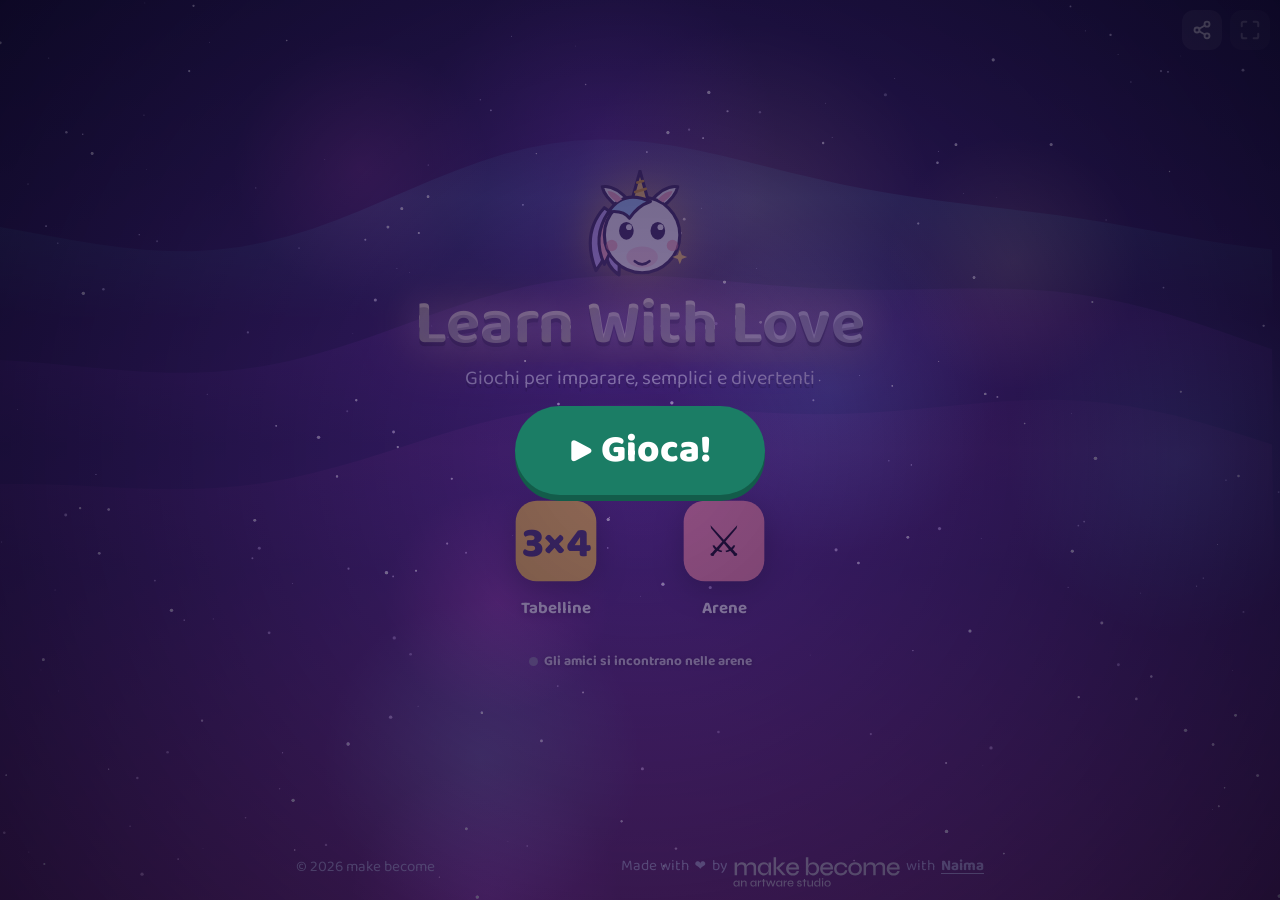
<file: index.html>
<!doctype html>
<html lang="it">
<head>
  <meta charset="utf-8" />
  <meta name="viewport" content="width=device-width, initial-scale=1, maximum-scale=1, viewport-fit=cover" />
  <title>Learn With Love</title>
  <meta name="description" content="Piccoli giochi per imparare, con un unicorno per amico. Gratis, senza pubblicità, senza dati personali." />
  <link rel="icon" href="data:image/svg+xml,<svg xmlns='http://www.w3.org/2000/svg' viewBox='0 0 100 100'><text y='.9em' font-size='90'>🦄</text></svg>" />
  <link rel="manifest" href="/manifest.webmanifest" />
  <meta name="apple-mobile-web-app-capable" content="yes" />
  <meta name="mobile-web-app-capable" content="yes" />
  <meta name="apple-mobile-web-app-status-bar-style" content="black-translucent" />
  <meta name="apple-mobile-web-app-title" content="Learn With Love" />
  <meta name="theme-color" content="#1b1446" />
  <link rel="apple-touch-icon" href="/icon-180.png" />
  <style>
    /* La cornice: tutto lo schermo è la pagina dentro (pagina principale o un gioco). */
    html, body { margin: 0; height: 100%; overflow: hidden; background: #1b1446; }
    /* L'altezza è quella dello schermo *più piccolo* possibile (100svh: con le barre del
       browser aperte). Con 100dvh la cornice cresce quando le barre si ritirano e, siccome
       qui non si scorre, la fascia in fondo (il DJ e i comandi dell'arena, per esempio
       «Alzati») finisce fuori schermo su iPhone e non si può più toccare.
       100vh resta come ripiego per i browser vecchi che non conoscono svh.
       Le zone del telefono (tacca, barra in basso) restano fuori: dentro il riquadro non si
       vedono. Il ritaglio si fa qui e solo qui: dentro un riquadro (iframe)
       env(safe-area-inset-*) vale sempre zero. */
    body { box-sizing: border-box; height: 100vh; height: 100svh;
           padding: env(safe-area-inset-top) env(safe-area-inset-right) env(safe-area-inset-bottom) env(safe-area-inset-left); }
    #app { display: block; border: 0; width: 100%; height: 100%; }
  </style>
  <script type="module" crossorigin src="/assets/main-Cjk5wYcm.js"></script>
  <link rel="modulepreload" crossorigin href="/assets/modulepreload-polyfill-B5Qt9EMX.js">
  <link rel="modulepreload" crossorigin href="/assets/audio-C5J7Qej8.js">
  <link rel="modulepreload" crossorigin href="/assets/catalog-DJ0c7URA.js">
  <link rel="modulepreload" crossorigin href="/assets/gate-DtvhsrhB.js">
  <link rel="modulepreload" crossorigin href="/assets/api-B6lG-Qg-.js">
  <link rel="stylesheet" crossorigin href="/assets/base-DbVrQztm.css">
</head>
<body>
  <!-- La cornice resta aperta per sempre: l'audio (un solo AudioContext, sbloccato una volta)
       e lo schermo intero vivono qui, mentre dentro si passa da una pagina all'altra. -->
  <iframe id="app" title="Learn With Love" allow="autoplay; fullscreen"></iframe>
</body>
</html>
</file>
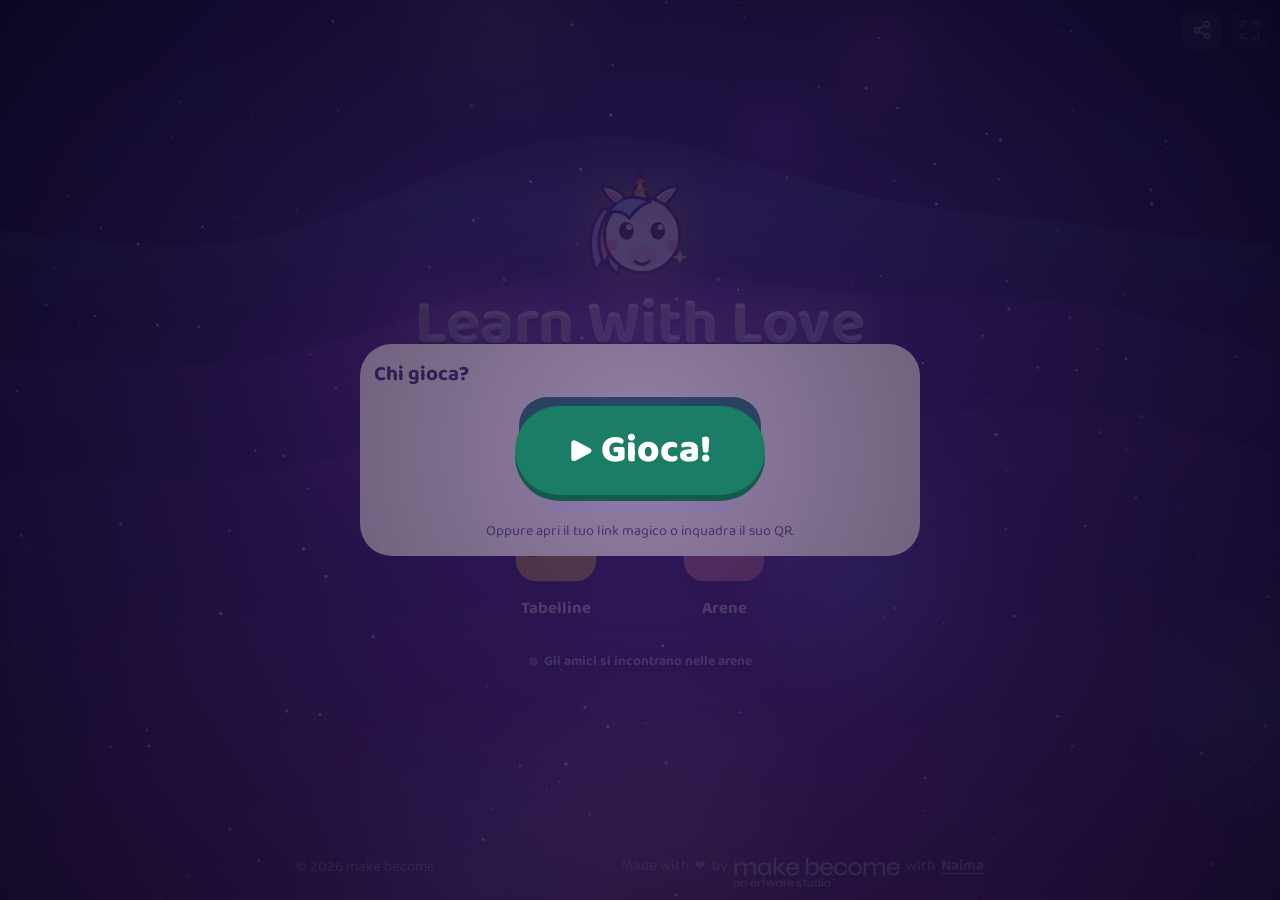
<file: arena/index.html>
<!doctype html>
<html lang="it">
<head>
  <meta charset="utf-8" />
  <!-- Le pagine vivono dentro la cornice (index.html), che tiene audio e schermo intero
       tra una pagina e l'altra: aperte da sole, ci rientrano con lo stesso indirizzo. -->
  <script>if (window.top === window) location.replace('/?go=' + encodeURIComponent(location.pathname + location.search + location.hash));</script>

  <!-- Una pagina vecchia rimasta nella cache può chiedere file che con l'aggiornamento non ci sono
       più (pagina senza stile): in quel caso si ricarica una volta da capo. -->
  <script>addEventListener('error', function (e) { var t = e.target; if (t && (t.tagName === 'LINK' || t.tagName === 'SCRIPT')) { try { if (sessionStorage.getItem('stale') !== location.pathname) { sessionStorage.setItem('stale', location.pathname); location.reload(); } } catch (x) {} } }, true);</script>

  <meta name="viewport" content="width=device-width, initial-scale=1, maximum-scale=1, viewport-fit=cover" />
  <title>Arena</title>
  <link rel="icon" href="data:image/svg+xml,<svg xmlns='http://www.w3.org/2000/svg' viewBox='0 0 100 100'><text y='.9em' font-size='90'>⚔️</text></svg>" />
  <link rel="manifest" href="/manifest.webmanifest" />
  <meta name="apple-mobile-web-app-capable" content="yes" />
  <meta name="mobile-web-app-capable" content="yes" />
  <meta name="apple-mobile-web-app-status-bar-style" content="black-translucent" />
  <meta name="apple-mobile-web-app-title" content="Learn With Love" />
  <meta name="theme-color" content="#1b1446" />
  <link rel="apple-touch-icon" href="/icon-180.png" />
  <script type="module" crossorigin src="/assets/arena-oQLQ2QmX.js"></script>
  <link rel="modulepreload" crossorigin href="/assets/modulepreload-polyfill-B5Qt9EMX.js">
  <link rel="modulepreload" crossorigin href="/assets/catalog-DJ0c7URA.js">
  <link rel="modulepreload" crossorigin href="/assets/api-B6lG-Qg-.js">
  <link rel="modulepreload" crossorigin href="/assets/cloud-Big2bCL5.js">
  <link rel="modulepreload" crossorigin href="/assets/preload-helper-ckwbz45p.js">
  <link rel="modulepreload" crossorigin href="/assets/audio-C5J7Qej8.js">
  <link rel="modulepreload" crossorigin href="/assets/boards-CxalhVkr.js">
  <link rel="modulepreload" crossorigin href="/assets/boards-ui-BiAmdADs.js">
  <link rel="modulepreload" crossorigin href="/assets/stage-oW7CzKzk.js">
  <link rel="modulepreload" crossorigin href="/assets/gate-DtvhsrhB.js">
  <link rel="modulepreload" crossorigin href="/assets/fx-D3kLKamn.js">
  <link rel="modulepreload" crossorigin href="/assets/voice-Cj_Z7g0Z.js">
  <link rel="modulepreload" crossorigin href="/assets/friend-notice-KXdhIPvE.js">
  <link rel="modulepreload" crossorigin href="/assets/share-FNvRJyOQ.js">
  <link rel="modulepreload" crossorigin href="/assets/nav-B2TMXHhq.js">
  <link rel="stylesheet" crossorigin href="/assets/arena-CmcRB_nn.css">
  <link rel="stylesheet" crossorigin href="/assets/base-DbVrQztm.css">
  <link rel="stylesheet" crossorigin href="/assets/style-DyBtODeT.css">
  <link rel="stylesheet" crossorigin href="/assets/style-DX4KfGxw.css">
  <link rel="stylesheet" crossorigin href="/assets/style-HrOhsDN3.css">
</head>
<body class="fit">
  <!-- Lo schermo è diviso in tre fasce: barra in alto, arena, DJ in fondo (body.fit). -->
  <header class="topbar">
    <div class="right">
      <a class="icon-btn" id="home-btn" href="../" aria-label="Pagina principale: tutti i giochi">
        <svg viewBox="0 0 24 24"><path d="M3 11 12 3l9 8v10h-6v-6H9v6H3z" fill="currentColor" /></svg>
      </a>
    </div>
    <button id="mute" class="icon-btn" aria-label="Musica, effetti e voce">
    <svg viewBox="0 0 24 24"><path d="M3 9h4l5-4v14l-5-4H3z" fill="currentColor" /><path class="waves" d="M15.5 8.5a5 5 0 0 1 0 7M18 6a8.5 8.5 0 0 1 0 12" stroke="currentColor" stroke-width="2" fill="none" stroke-linecap="round" /><path class="cross" d="M16 9l6 6M22 9l-6 6" stroke="currentColor" stroke-width="2" stroke-linecap="round" /></svg>
    </button>
  </header>
  <main>
    <section class="card gift-card" id="arena"></section>
    <aside class="card arena-side" id="arena-side" aria-label="La classifica di oggi" hidden></aside>
  </main>
  <div id="dj-slot"></div>
</body>
</html>
</file>
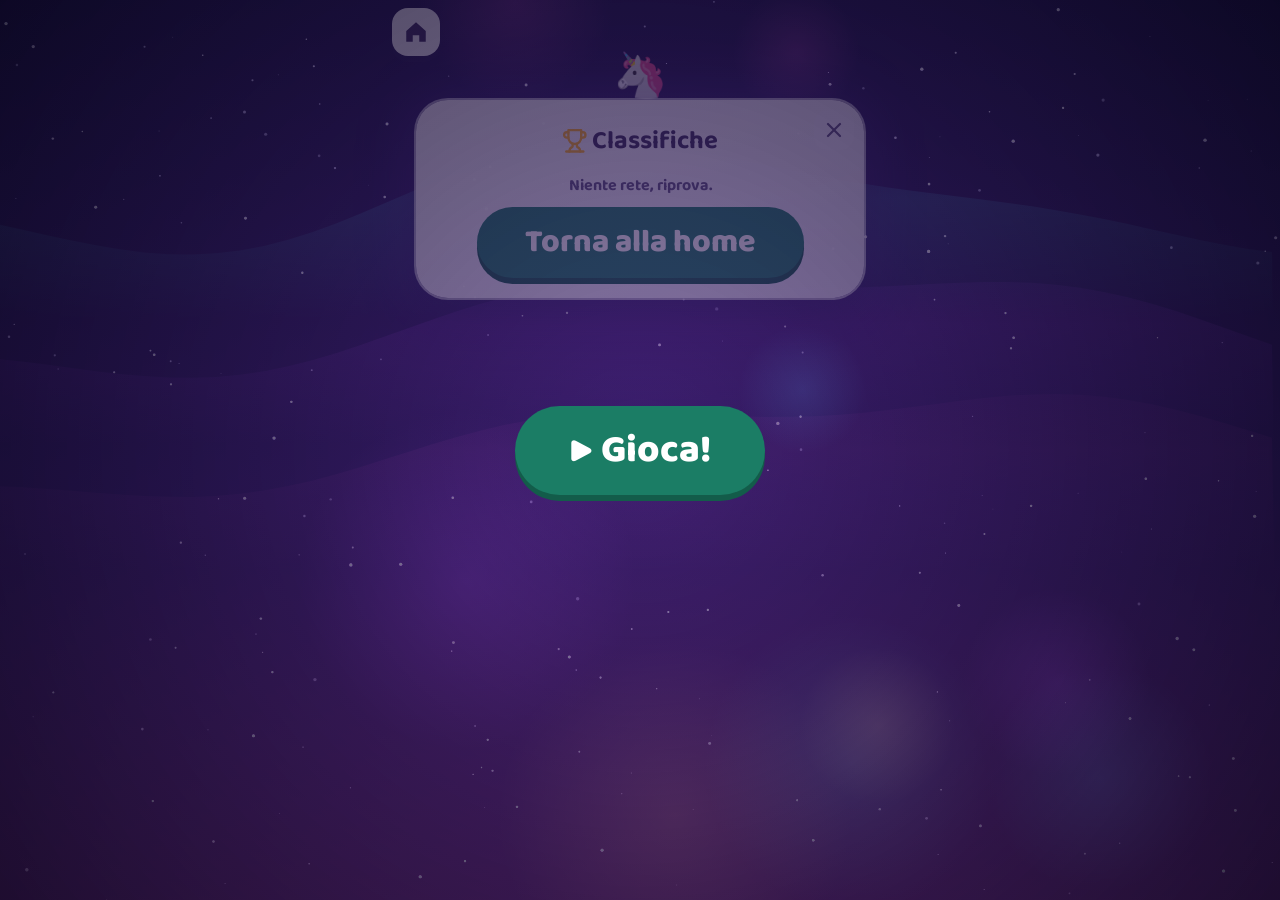
<file: classifiche/index.html>
<!doctype html>
<html lang="it">
<head>
  <meta charset="utf-8" />
  <!-- Le pagine vivono dentro la cornice (index.html), che tiene audio e schermo intero
       tra una pagina e l'altra: aperte da sole, ci rientrano con lo stesso indirizzo. -->
  <script>if (window.top === window) location.replace('/?go=' + encodeURIComponent(location.pathname + location.search + location.hash));</script>

  <!-- Una pagina vecchia rimasta nella cache può chiedere file che con l'aggiornamento non ci sono
       più (pagina senza stile): in quel caso si ricarica una volta da capo. -->
  <script>addEventListener('error', function (e) { var t = e.target; if (t && (t.tagName === 'LINK' || t.tagName === 'SCRIPT')) { try { if (sessionStorage.getItem('stale') !== location.pathname) { sessionStorage.setItem('stale', location.pathname); location.reload(); } } catch (x) {} } }, true);</script>

  <meta name="viewport" content="width=device-width, initial-scale=1, maximum-scale=1, viewport-fit=cover" />
  <title>Classifiche</title>
  <link rel="icon" href="data:image/svg+xml,<svg xmlns='http://www.w3.org/2000/svg' viewBox='0 0 100 100'><text y='.9em' font-size='90'>🏆</text></svg>" />
  <link rel="manifest" href="/manifest.webmanifest" />
  <meta name="apple-mobile-web-app-capable" content="yes" />
  <meta name="mobile-web-app-capable" content="yes" />
  <meta name="apple-mobile-web-app-status-bar-style" content="black-translucent" />
  <meta name="apple-mobile-web-app-title" content="Learn With Love" />
  <meta name="theme-color" content="#1b1446" />
  <link rel="apple-touch-icon" href="/icon-180.png" />
  <script type="module" crossorigin src="/assets/classifiche-BNX41idI.js"></script>
  <link rel="modulepreload" crossorigin href="/assets/modulepreload-polyfill-B5Qt9EMX.js">
  <link rel="modulepreload" crossorigin href="/assets/catalog-DJ0c7URA.js">
  <link rel="modulepreload" crossorigin href="/assets/stage-oW7CzKzk.js">
  <link rel="modulepreload" crossorigin href="/assets/api-B6lG-Qg-.js">
  <link rel="modulepreload" crossorigin href="/assets/cloud-Big2bCL5.js">
  <link rel="modulepreload" crossorigin href="/assets/preload-helper-ckwbz45p.js">
  <link rel="modulepreload" crossorigin href="/assets/audio-C5J7Qej8.js">
  <link rel="modulepreload" crossorigin href="/assets/boards-CxalhVkr.js">
  <link rel="modulepreload" crossorigin href="/assets/boards-ui-BiAmdADs.js">
  <link rel="stylesheet" crossorigin href="/assets/base-DbVrQztm.css">
  <link rel="stylesheet" crossorigin href="/assets/style-DyBtODeT.css">
  <link rel="stylesheet" crossorigin href="/assets/style-DX4KfGxw.css">
  <link rel="stylesheet" crossorigin href="/assets/style-HrOhsDN3.css">
</head>
<body class="paged">
  <header class="topbar page-top">
    <a class="icon-btn" href="/home/" aria-label="Pagina principale: tutti i giochi">
      <svg viewBox="0 0 24 24" aria-hidden="true"><path d="M3 11 12 3l9 8v10h-6v-6H9v6H3z" fill="currentColor" /></svg>
    </a>
  </header>
  <main>
    <div class="mascot-wrap"><div class="mascot-gift" aria-hidden="true">🦄</div></div>
    <section class="card gift-card page-scroll" id="boards"></section>
  </main>
</body>
</html>
</file>
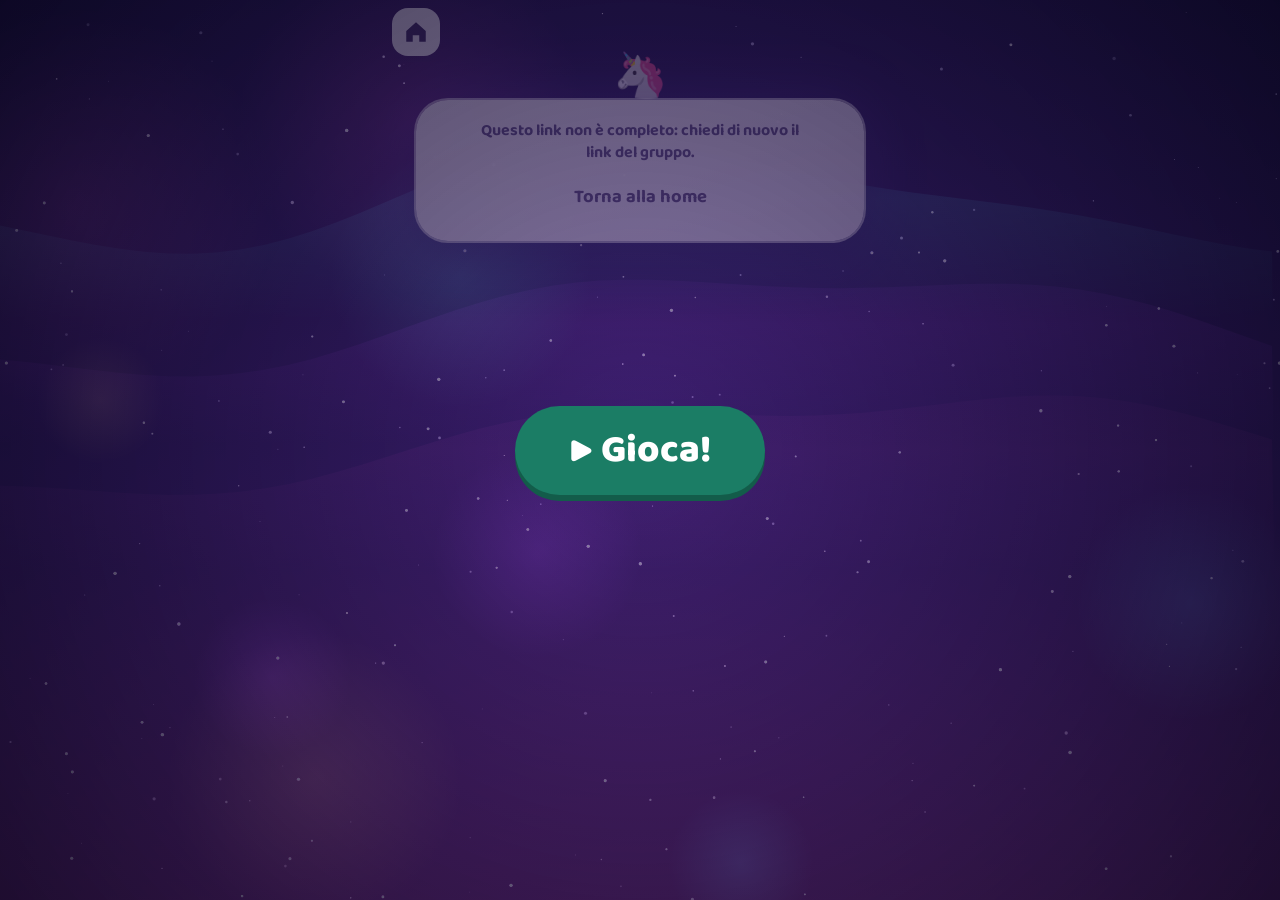
<file: gruppo/index.html>
<!doctype html>
<html lang="it">
<head>
  <meta charset="utf-8" />
  <!-- Le pagine vivono dentro la cornice (index.html), che tiene audio e schermo intero
       tra una pagina e l'altra: aperte da sole, ci rientrano con lo stesso indirizzo. -->
  <script>if (window.top === window) location.replace('/?go=' + encodeURIComponent(location.pathname + location.search + location.hash));</script>

  <!-- Una pagina vecchia rimasta nella cache può chiedere file che con l'aggiornamento non ci sono
       più (pagina senza stile): in quel caso si ricarica una volta da capo. -->
  <script>addEventListener('error', function (e) { var t = e.target; if (t && (t.tagName === 'LINK' || t.tagName === 'SCRIPT')) { try { if (sessionStorage.getItem('stale') !== location.pathname) { sessionStorage.setItem('stale', location.pathname); location.reload(); } } catch (x) {} } }, true);</script>

  <meta name="viewport" content="width=device-width, initial-scale=1, maximum-scale=1, viewport-fit=cover" />
  <title>Gruppo</title>
  <link rel="icon" href="data:image/svg+xml,<svg xmlns='http://www.w3.org/2000/svg' viewBox='0 0 100 100'><text y='.9em' font-size='90'>👥</text></svg>" />
  <link rel="manifest" href="/manifest.webmanifest" />
  <meta name="apple-mobile-web-app-capable" content="yes" />
  <meta name="mobile-web-app-capable" content="yes" />
  <meta name="apple-mobile-web-app-status-bar-style" content="black-translucent" />
  <meta name="apple-mobile-web-app-title" content="Learn With Love" />
  <meta name="theme-color" content="#1b1446" />
  <link rel="apple-touch-icon" href="/icon-180.png" />
  <script type="module" crossorigin src="/assets/gruppo-ChP3ntL6.js"></script>
  <link rel="modulepreload" crossorigin href="/assets/modulepreload-polyfill-B5Qt9EMX.js">
  <link rel="modulepreload" crossorigin href="/assets/catalog-DJ0c7URA.js">
  <link rel="modulepreload" crossorigin href="/assets/stage-oW7CzKzk.js">
  <link rel="modulepreload" crossorigin href="/assets/api-B6lG-Qg-.js">
  <link rel="modulepreload" crossorigin href="/assets/cloud-Big2bCL5.js">
  <link rel="modulepreload" crossorigin href="/assets/preload-helper-ckwbz45p.js">
  <link rel="modulepreload" crossorigin href="/assets/audio-C5J7Qej8.js">
  <link rel="modulepreload" crossorigin href="/assets/boards-CxalhVkr.js">
  <link rel="modulepreload" crossorigin href="/assets/boards-ui-BiAmdADs.js">
  <link rel="modulepreload" crossorigin href="/assets/nav-B2TMXHhq.js">
  <link rel="stylesheet" crossorigin href="/assets/base-DbVrQztm.css">
  <link rel="stylesheet" crossorigin href="/assets/style-DyBtODeT.css">
  <link rel="stylesheet" crossorigin href="/assets/style-DX4KfGxw.css">
  <link rel="stylesheet" crossorigin href="/assets/style-HrOhsDN3.css">
</head>
<body class="paged">
  <header class="topbar page-top">
    <a class="icon-btn" href="/home/" aria-label="Pagina principale: tutti i giochi">
      <svg viewBox="0 0 24 24" aria-hidden="true"><path d="M3 11 12 3l9 8v10h-6v-6H9v6H3z" fill="currentColor" /></svg>
    </a>
  </header>
  <main>
    <div class="mascot-wrap"><div class="mascot-gift" aria-hidden="true">🦄</div></div>
    <section class="card gift-card page-scroll" id="group"></section>
  </main>
</body>
</html>
</file>
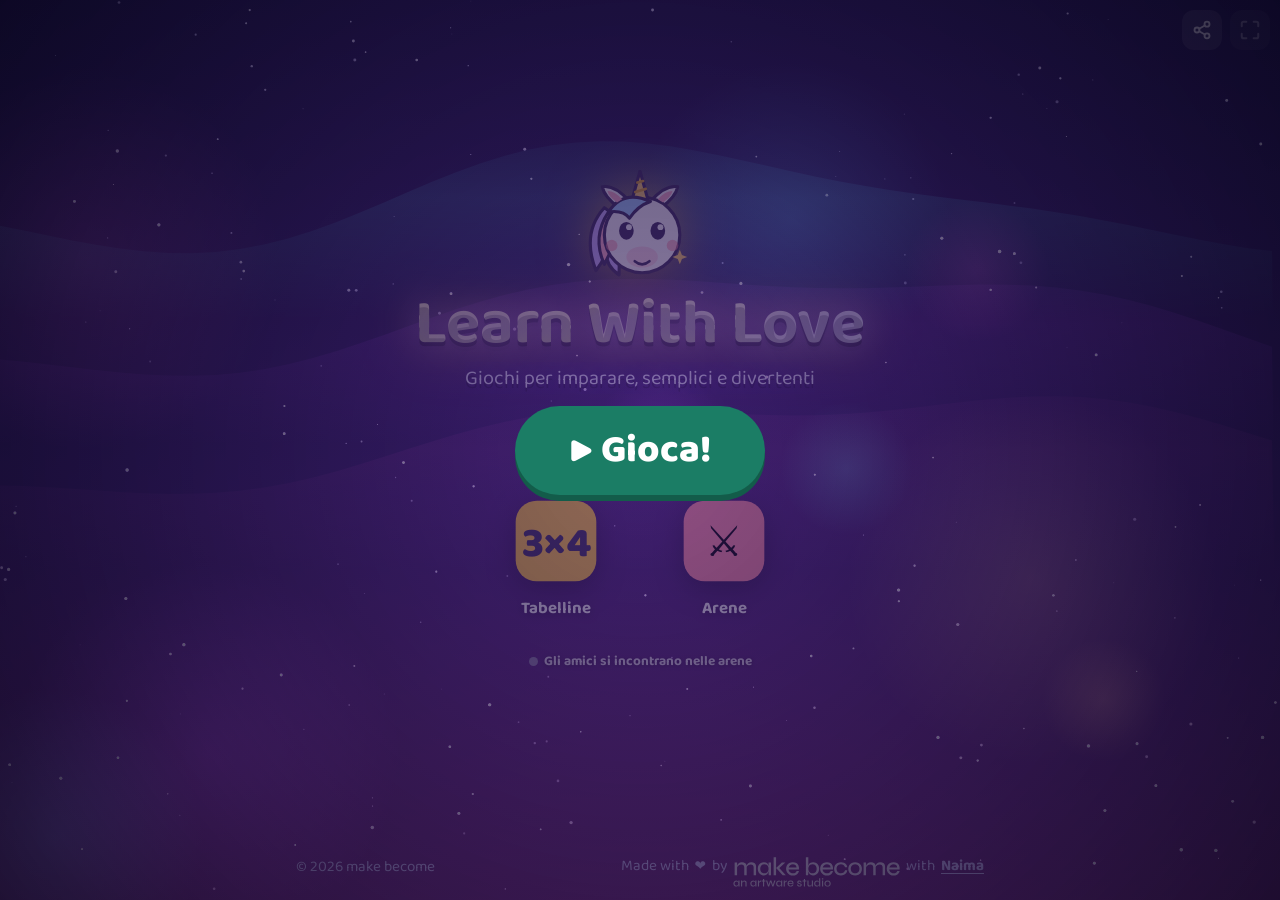
<file: home/index.html>
<!doctype html>
<html lang="it">
<head>
  <meta charset="utf-8" />
  <!-- Le pagine vivono dentro la cornice (index.html), che tiene audio e schermo intero
       tra una pagina e l'altra: aperte da sole, ci rientrano con lo stesso indirizzo. -->
  <script>if (window.top === window) location.replace('/?go=' + encodeURIComponent(location.pathname + location.search + location.hash));</script>

  <!-- Una pagina vecchia rimasta nella cache può chiedere file che con l'aggiornamento non ci sono
       più (pagina senza stile): in quel caso si ricarica una volta da capo. -->
  <script>addEventListener('error', function (e) { var t = e.target; if (t && (t.tagName === 'LINK' || t.tagName === 'SCRIPT')) { try { if (sessionStorage.getItem('stale') !== location.pathname) { sessionStorage.setItem('stale', location.pathname); location.reload(); } } catch (x) {} } }, true);</script>

  <meta name="viewport" content="width=device-width, initial-scale=1, viewport-fit=cover" />
  <title>Learn With Love</title>
  <link rel="icon" href="data:image/svg+xml,<svg xmlns='http://www.w3.org/2000/svg' viewBox='0 0 100 100'><text y='.9em' font-size='90'>🦄</text></svg>" />
  <style>
    main { max-width: 720px; margin: 0 auto; padding: 32px 16px; text-align: center; }
    main > svg { filter: drop-shadow(0 0 24px rgba(255, 201, 60, .55)); animation: idle 3.6s ease-in-out infinite; }
    /* Titolo a lettere d'oro con un riflesso che scorre */
    h1 {
      font-size: clamp(2.8rem, 10vw, 4.6rem); margin: 8px 0 0; line-height: 1;
      background: linear-gradient(100deg, #fff6c7 20%, #ffffff 40%, #ffc93c 50%, #fff6c7 60%) 0 0 / 250% 100%;
      -webkit-background-clip: text; background-clip: text; color: transparent !important;
      filter: drop-shadow(0 4px 0 rgba(0, 0, 0, .25)) drop-shadow(0 0 22px rgba(255, 201, 60, .5));
      animation: rise .7s both, gold 4s linear infinite;
    }
    @keyframes gold { to { background-position: -250% 0; } }
    p.sub { font-size: 1.25rem; margin: 6px 0 20px; }
    /* Chi gioca: scelto qui per tutti i giochi */
    .who { display: inline-flex; align-items: center; gap: 12px; margin: 0 auto 24px; padding: 8px 10px 8px 8px; border-radius: 999px;
      background: var(--card); color: var(--ink); box-shadow: var(--shadow); font-size: 1.15rem; animation: rise .6s .1s both; }
    .who:empty { display: none; }
    /* La home si mostra intera quando i dati sono arrivati (main.ts, show): niente pezzi a scatti. */
    main > * { transition: opacity .25s ease-out; flex-shrink: 0; } /* nessun pezzo schiacciato a zero */
    body.loading main > * { opacity: 0; }
    .hub { display: flex; justify-content: center; gap: clamp(6px, 2.4vw, 22px); margin: -4px auto clamp(16px, 3dvh, 26px); flex-wrap: wrap; }
    .hub:empty { display: none; }
    .hub-btn { position: relative; display: flex; flex-direction: column; align-items: center; gap: 4px; width: 76px; padding: 0; border: 0; background: none;
      color: #fff; font: inherit; font-size: .85rem; text-decoration: none; cursor: pointer; text-shadow: 0 1px 4px rgba(0,0,0,.35); }
    .hub-btn b { font-weight: 800; }
    .hub-btn i { position: absolute; top: -6px; right: 4px; font-style: normal; font-size: .72rem; font-weight: 800; background: #fff; color: var(--grape-deep);
      border-radius: 999px; padding: 1px 6px; text-shadow: none; }
    .hub-btn i.hot { background: var(--coral); color: #fff; }
    .hub-btn:active { transform: scale(.94); }
    @media (max-width: 420px) { .hub { gap: 4px; flex-wrap: nowrap; } .hub-btn { width: 60px; font-size: .74rem; } }
    @media (max-height: 720px) { .meet-home { margin-top: 4px; } .who { margin-bottom: 12px; } .hub { margin-bottom: 14px; } .hub-btn .ico { width: 34px; height: 34px; border-radius: 11px; } .hub-btn .ico svg { width: 20px; height: 20px; } }
    .who .big-btn { font-size: 1.5rem; padding: 8px 32px; }
    .who { flex-wrap: wrap; justify-content: center; max-width: 100%; }
    .who:has(.big-btn) { background: none; box-shadow: none; padding: 0; }
    .chooser { position: fixed; inset: 0; z-index: 20; background: rgba(20, 12, 50, .55); display: grid; place-items: center; padding: 16px; }
    .chooser > div { background: var(--bg); color: var(--ink); border-radius: 32px; padding: 20px 16px; width: min(100%, 560px); max-height: 92dvh; overflow: auto; }
    .chooser h2 { margin: 0 0 12px; }
    /* I giochi come icone di app: piccoli, tanti per riga (ne arriveranno altri). */
    /* In mezzo, comunque siano tanti: una fila che va a capo, centrata. Ogni carta ha la stessa
       altezza (nome e, sotto, il punteggio di oggi o il suo spazio vuoto), così le icone stanno in riga. */
    .apps { display: flex; flex-wrap: wrap; justify-content: center; align-items: flex-start; gap: 16px clamp(24px, 6vw, 48px); max-width: 560px; margin: 0 auto; }
    .app { display: flex; flex-direction: column; align-items: center; gap: 6px; text-decoration: none; color: #fff;
      transition: transform .2s cubic-bezier(.2, .9, .3, 1.3); }
    .app svg { width: clamp(72px, 12dvh, 96px); height: clamp(72px, 12dvh, 96px); filter: drop-shadow(0 8px 14px rgba(0, 0, 0, .35)); animation: bob 2.8s ease-in-out infinite; }
    .app:nth-child(2) svg { animation-delay: -1.3s; }
    .app:hover, .app:focus-visible { transform: translateY(-4px) scale(1.06); }
    .app:active { transform: scale(.94); }
    .app h2 { margin: 0; font-size: 1.05rem; text-shadow: 0 2px 8px rgba(0, 0, 0, .4); }
    .app span { display: none; }
    /* Il proprio punteggio di oggi sotto la carta del gioco (main.ts, todayChips), nella stessa cella. */
    .app-cell { display: flex; flex-direction: column; align-items: center; gap: 2px; width: 120px; min-height: 100%; }
    .apps > .app { width: 120px; padding-bottom: 24px; }
    .today-chip { display: inline-flex; align-items: center; gap: 4px; height: 22px; color: #ffe08a; text-decoration: none;
      font-weight: 800; font-size: .85rem; line-height: 1; text-shadow: 0 1px 4px rgba(0, 0, 0, .4); }
    .today-chip b { color: #fff; font-size: .95rem; }
    .today-chip i { font-style: normal; display: inline-flex; align-items: center; gap: 3px; }
    /* Sotto i giochi: chi c'è in arena adesso, e che gli amici si incontrano lì (main.ts, paintLive).
       L'altezza è fissa anche prima del numero, così niente salta quando arriva. */
    .arena-live { display: inline-flex; align-items: center; justify-content: center; gap: 6px; min-height: 22px; margin: 4px auto 0;
      color: rgba(255, 255, 255, .82); text-decoration: none; font-weight: 700; font-size: .85rem; line-height: 1.2; text-shadow: 0 1px 4px rgba(0, 0, 0, .4); text-align: center; }
    .arena-live b { color: #ffe08a; }
    /* Con appuntamenti o richieste in vista la riga si toglie: lo spazio serve a loro, e il numero resta sull'icona. */
    .arena-live:has(+ .meet-home:not(:empty)) { display: none; }
    /* Quanti sono in arena adesso, sull'icona delle Arene: un pallino verde col numero. */
    .app { position: relative; }
    .live-badge { position: absolute; top: -6px; right: 4px; display: inline-flex; align-items: center; gap: 5px; padding: 2px 9px 2px 7px;
      border-radius: 999px; background: rgba(24, 14, 58, .55); border: 1px solid rgba(255, 255, 255, .22); color: #fff;
      -webkit-backdrop-filter: blur(6px); backdrop-filter: blur(6px); font-style: normal; font-weight: 800; font-size: .78rem; line-height: 1.2;
      animation: live-in .4s ease both; }
    .live-badge::before { content: ''; width: 7px; height: 7px; border-radius: 50%; background: #5ee0b8; box-shadow: 0 0 6px #5ee0b8; animation: breathe 2.4s ease-in-out infinite; }
    @keyframes breathe { 50% { opacity: .45; } }
    @keyframes live-in { from { opacity: 0; transform: translateY(4px); } }
    .arena-live .dot { flex: none; width: 9px; height: 9px; border-radius: 50%; background: #3ec5a3; box-shadow: 0 0 0 3px rgba(62, 197, 163, .3); }
    .arena-live .dot.off { background: #8f86a8; box-shadow: none; }
    /* Tutto in uno schermo anche sul telefono: unicorno e titolo si adattano all'altezza. */
    main { padding: clamp(10px, 3dvh, 32px) 16px; }
    main > svg { width: clamp(70px, 14dvh, 130px); height: auto; }
    h1 { font-size: clamp(2.2rem, min(10vw, 7dvh), 4.6rem); }
    p.sub { font-size: clamp(1rem, 2.4dvh, 1.25rem); margin-bottom: clamp(10px, 2.4dvh, 20px); }
    .who { margin-bottom: clamp(14px, 3dvh, 24px); }
    /* Pagina a schermo intero, come un gioco: niente scorrimento; il contenuto sta in mezzo. */
    html, body { height: 100%; overflow: hidden; }
    /* 100svh, non 100dvh: vedi il commento in base.css (body.fit). */
    body { display: flex; flex-direction: column; height: 100vh; height: 100svh; padding: env(safe-area-inset-top) 0 0; }
    body > main { flex: 1 1 auto; min-height: 0; width: 100%; display: flex; flex-direction: column; align-items: center; justify-content: center; }
    body.staged .app { background: none !important; box-shadow: none !important; }
    .apps { width: 100%; }
    @media (max-width: 480px) {
      /* Con Profilo, Avvisi, Installa e Cambia insieme una riga sola esce dallo schermo: si va a capo,
         e la pillola diventa un riquadro arrotondato. Il nome resta su una riga. */
      .who { gap: 6px; font-size: 1rem; padding: 6px 8px 6px 6px; flex-wrap: wrap; border-radius: 28px; max-width: calc(100% - 32px); }
      .who > span { white-space: nowrap; }
      .who svg { width: 40px; height: 40px; }
      .who .pill-btn { padding: 6px 10px; font-size: .95rem; }
    }
    .site-share { position: fixed; top: max(10px, env(safe-area-inset-top)); right: 58px; z-index: 5; width: 40px; height: 40px; border-radius: 12px;
      background: rgba(255, 255, 255, .14); color: #fff; display: grid; place-items: center; box-shadow: none; }
    .site-share svg { width: 20px; height: 20px; }
    #full-btn[hidden] ~ .site-share, body:not(:has(#full-btn:not([hidden]))) .site-share { right: 10px; }
    #full-btn { position: fixed; top: max(10px, env(safe-area-inset-top)); right: 10px; z-index: 5; width: 40px; height: 40px; border-radius: 12px;
      background: rgba(255, 255, 255, .14); color: #fff; font-size: 1.2rem; display: grid; place-items: center; }
    #full-btn svg { width: 22px; height: 22px; }
    /* L'ingresso: unicorno e titolo grandi per salutare, poi (main.ts, compactHero) si fanno piccoli
       e lasciano il posto a chi gioca, alle sue cose e ai giochi. Dalla seconda volta partono piccoli. */
    main > svg, h1, p.sub { transition: width .7s ease, height .7s ease, font-size .7s ease, margin .7s ease; }
    body.instant main > svg, body.instant h1, body.instant p.sub { transition: none; }
    body.compact main > svg { width: clamp(52px, 9dvh, 76px); }
    body.compact h1 { font-size: clamp(1.9rem, 5.5dvh, 2.8rem); margin-top: 2px; }
    body.compact p.sub { font-size: clamp(.9rem, 2dvh, 1.05rem); margin: 4px 0 clamp(14px, 3dvh, 26px); }
    /* Schermi bassi: da piccolo il titolo perde la frase sotto, e l'unicorno si fa ancora più piccolo. */
    p.sub { max-height: 3em; overflow: hidden; transition: font-size .7s ease, margin .7s ease, max-height .7s ease, opacity .7s ease; }
    @media (max-height: 720px) {
      body.compact main > svg { width: 40px; }
      body.compact > main { padding-top: 4px; padding-bottom: 4px; }
      body.compact .who { margin-bottom: 10px; } body.compact .hub { margin-bottom: 10px; }
      body.compact p.sub { max-height: 0; opacity: 0; margin: 0 0 12px; }
    }
    /* Schermi bassi col titolo ancora grande: giochi un po' più piccoli. */
    @media (max-height: 720px) { body:not(.compact) .app svg { width: 64px; height: 64px; } body:not(.compact) .apps > .app, body:not(.compact) .app-cell { width: 104px; } }
  </style>
  <link rel="manifest" href="/manifest.webmanifest" />
  <meta name="apple-mobile-web-app-capable" content="yes" />
  <meta name="mobile-web-app-capable" content="yes" />
  <meta name="apple-mobile-web-app-status-bar-style" content="black-translucent" />
  <meta name="apple-mobile-web-app-title" content="Learn With Love" />
  <meta name="theme-color" content="#1b1446" />
  <link rel="apple-touch-icon" href="/icon-180.png" />
  <script type="module" crossorigin src="/assets/home-DjKoazdY.js"></script>
  <link rel="modulepreload" crossorigin href="/assets/modulepreload-polyfill-B5Qt9EMX.js">
  <link rel="modulepreload" crossorigin href="/assets/catalog-DJ0c7URA.js">
  <link rel="modulepreload" crossorigin href="/assets/stage-oW7CzKzk.js">
  <link rel="modulepreload" crossorigin href="/assets/api-B6lG-Qg-.js">
  <link rel="modulepreload" crossorigin href="/assets/cloud-Big2bCL5.js">
  <link rel="modulepreload" crossorigin href="/assets/preload-helper-ckwbz45p.js">
  <link rel="modulepreload" crossorigin href="/assets/audio-C5J7Qej8.js">
  <link rel="modulepreload" crossorigin href="/assets/boards-CxalhVkr.js">
  <link rel="modulepreload" crossorigin href="/assets/fx-D3kLKamn.js">
  <link rel="modulepreload" crossorigin href="/assets/share-FNvRJyOQ.js">
  <link rel="stylesheet" crossorigin href="/assets/base-DbVrQztm.css">
</head>
<body class="loading">
  <main>
    <svg viewBox="0 0 120 110" width="130" height="119" aria-hidden="true"><g stroke="#3b2f5c" stroke-width="3" stroke-linejoin="round">
<path d="M40 36 Q26 26 24 16 Q36 14 50 30 Z" fill="#fff"/>
<path d="M26 36 Q4 60 18 96 Q30 80 30 66 Q22 88 40 100 Q40 70 46 50 Z" fill="#c9b2ff"/>
<path d="M30 40 Q14 64 26 90 Q36 70 42 56 Z" fill="#ffb3c7"/>
<path d="M80 36 Q94 26 96 16 Q84 14 70 30 Z" fill="#fff"/>
<ellipse cx="62" cy="62" rx="36" ry="36" fill="#fff"/>
<path d="M52 30 L60 1 L68 30 Z" fill="#ffd56b"/>
<path d="M30 40 Q44 18 70 30 Q58 34 50 46 Q44 38 30 40 Z" fill="#9fd3ff"/>
</g>
<path d="M82 31 Q90 25 91 20 Q84 20 77 28 Z" fill="#ffb3c7"/><path d="M38 31 Q30 25 29 20 Q36 20 43 28 Z" fill="#ffb3c7"/>
<path d="M55.5 21 L65.5 18 M57.5 12 L63 10.5" stroke="#e0a92a" stroke-width="2.5" stroke-linecap="round"/>
<g transform="translate(2 0)">
        <g class="eyes-open"><ellipse cx="45" cy="58" rx="7" ry="8.5" fill="#3b2f5c"/><ellipse cx="75" cy="58" rx="7" ry="8.5" fill="#3b2f5c"/>
<circle cx="47.5" cy="54.5" r="2.8" fill="#fff"/><circle cx="77.5" cy="54.5" r="2.8" fill="#fff"/></g>
        
        
        <ellipse cx="60" cy="83" rx="15" ry="10" fill="#ffe0ea"/><path d="M53 87 q7 6 14 0" stroke="#3b2f5c" stroke-width="2.5" fill="none" stroke-linecap="round"/><circle cx="31" cy="72" r="5.5" fill="#ff8fa3" opacity=".55"/><circle cx="89" cy="72" r="5.5" fill="#ff8fa3" opacity=".55"/>
      </g>
<path d="M98 76 l2 5 5 2 -5 2 -2 5 -2 -5 -5 -2 5 -2z" fill="#ffd56b"/></svg>
    <h1>Learn With Love</h1>
    <p class="sub">Giochi per imparare, semplici e divertenti</p>
    <div id="who" class="who"></div>
    <nav id="hub" class="hub" aria-label="Le tue cose"></nav>
    <div class="apps">
      <a class="app" href="/tabelline/" data-page="tabelline/">
        <svg viewBox="0 0 100 100" aria-hidden="true">
          <rect x="8" y="8" width="84" height="84" rx="22" fill="#ffc93c" />
          <text x="50" y="66" text-anchor="middle" font-size="44" font-weight="800" fill="#3b2f5c" font-family="Baloo 2, sans-serif">3×4</text>
        </svg>
        <h2>Tabelline</h2>
        <span>Terza elementare</span>
      </a>
      <a class="app" href="/arena/" data-page="arena/">
        <svg viewBox="0 0 100 100" aria-hidden="true">
          <rect x="8" y="8" width="84" height="84" rx="22" fill="#ff8fa3" />
          <text x="50" y="66" text-anchor="middle" font-size="44">⚔️</text>
        </svg>
        <h2>Arene</h2>
        <span>Sfide a tempo con gli amici</span>
      </a>
    </div>
    <a id="arena-live" class="arena-live" href="/arena/"></a>
    <div id="meet" class="meet-home" aria-live="polite"></div>
  </main>
  <button id="full-btn" aria-label="Schermo intero sì/no" hidden><svg viewBox="0 0 24 24" fill="none" stroke="currentColor" stroke-width="2.2" stroke-linecap="round" stroke-linejoin="round" aria-hidden="true"><path d="M8 3H5a2 2 0 0 0-2 2v3"/><path d="M21 8V5a2 2 0 0 0-2-2h-3"/><path d="M3 16v3a2 2 0 0 0 2 2h3"/><path d="M16 21h3a2 2 0 0 0 2-2v-3"/></svg></button>
  <section id="chooser" class="chooser" hidden><div><h2 id="chooser-title">Chi gioca?</h2><div id="profiles"></div></div></section>
  <!-- Una sola home: anche l'indirizzo dell'organizzazione porta qui. In fondo i riconoscimenti. -->
  <footer class="credits-bar">
    <span>© 2026 make become</span>
    <span class="credits">Made with <span class="heart" aria-label="love">❤️</span> by
      <a target="_blank" rel="noopener" href="https://make-become.github.io/"><img src="/logos/make-become.svg" alt="make become, an artware studio"></a>
      with <a class="naima" target="_blank" rel="noopener" href="https://naima-project.github.io/naima/">Naima</a></span>
  </footer>
  <style>
    .credits-bar { flex: none; width: 100%; display: flex; align-items: center; justify-content: space-between; gap: 12px; max-width: 720px; margin: 0 auto;
      padding: 10px 16px 18px; color: #d9ccff; font-size: .95rem; }
    .credits-bar a { color: inherit; }
    @media (max-width: 560px) {
      .credits-bar { flex-direction: column-reverse; gap: 6px; padding: 6px 12px max(10px, env(safe-area-inset-bottom)); font-size: .8rem; }
      .credits-bar .credits { justify-content: center; }
      .credits-bar .credits img { height: 22px; transform: translateY(4px); }
    }
    .credits-bar .credits { display: flex; align-items: center; gap: 14px; }
    .credits-bar img { height: 24px; display: block; filter: brightness(0) invert(1); opacity: .85; }
    .credits-bar .credits { gap: 6px; flex-wrap: wrap; justify-content: flex-end; line-height: 1; }
    /* Il logo ha il sottotitolo sotto: lo si abbassa perché la scritta grande stia sulla riga del testo. */
    .credits-bar .credits img { height: 30px; transform: translateY(5px); }
    /* Telefono basso: i riconoscimenti in una riga sola, più piccoli, per lasciare posto alla pagina. */
    @media (max-width: 560px) and (max-height: 720px) {
      .credits-bar { flex-direction: row; justify-content: center; gap: 10px; padding: 4px 10px max(6px, env(safe-area-inset-bottom)); font-size: .7rem; }
      .credits-bar .credits img { height: 20px; transform: translateY(3px); }
    }
    .credits-bar .heart { font-size: .9em; }
    .credits-bar .naima { text-decoration: underline; text-underline-offset: 3px; font-weight: 700; }
    .credits-bar .heart { display: inline-block; animation: beat 1.2s ease-in-out infinite; }
  </style>
</body>
</html>
</file>
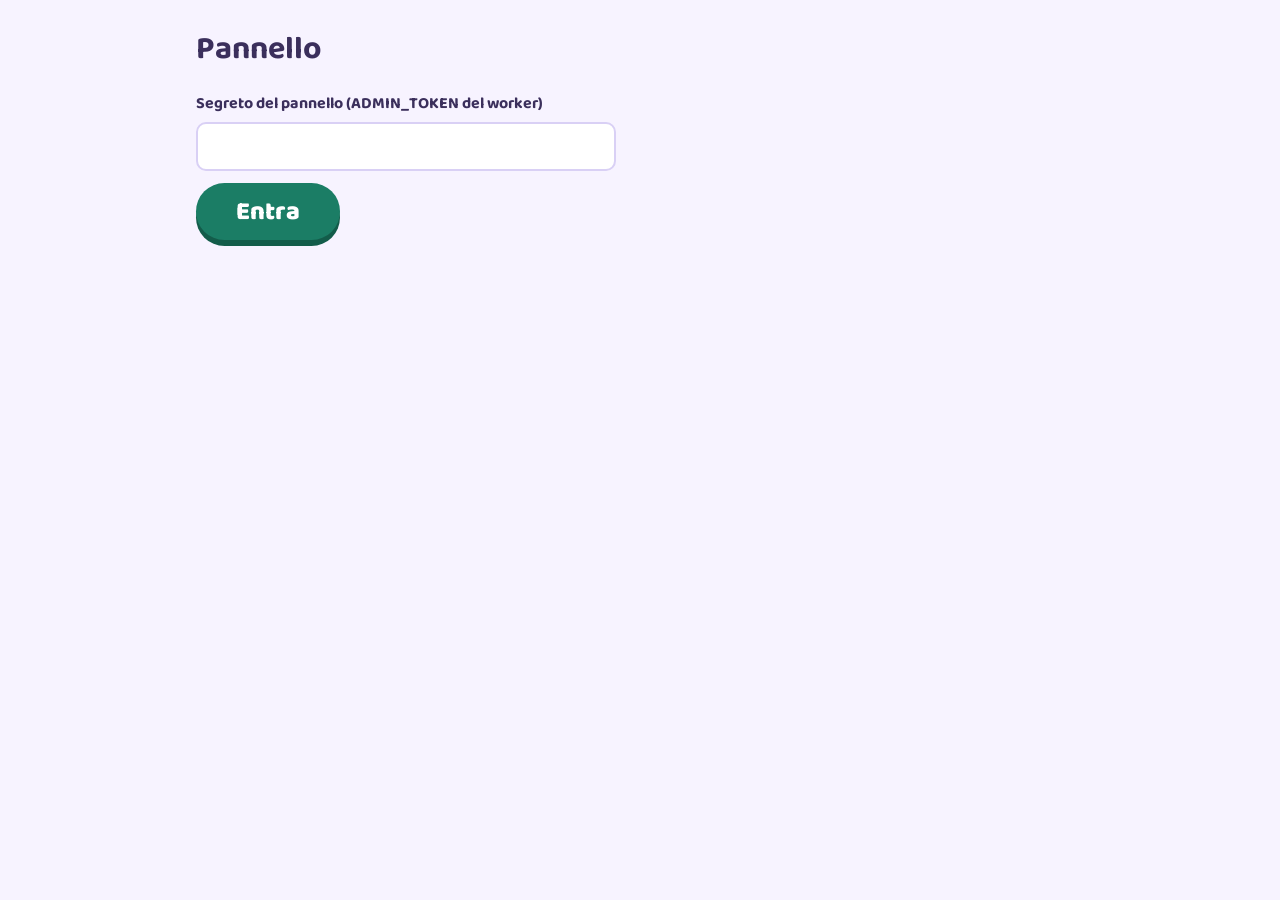
<file: pannello/index.html>
<!doctype html>
<html lang="it">
<head>
  <meta charset="utf-8" />
  <!-- Il pannello del proprietario (src/pannello/main.ts): fuori dalla cornice, non collegato da
       nessuna pagina, e senza il segreto il server non dà niente (403). -->
  <meta name="viewport" content="width=device-width, initial-scale=1, viewport-fit=cover" />
  <meta name="robots" content="noindex, nofollow" />
  <title>Pannello</title>
  <link rel="icon" href="/icon-180.png" />
  <script type="module" crossorigin src="/assets/pannello-DY-M0O83.js"></script>
  <link rel="modulepreload" crossorigin href="/assets/modulepreload-polyfill-B5Qt9EMX.js">
  <link rel="modulepreload" crossorigin href="/assets/api-B6lG-Qg-.js">
  <link rel="stylesheet" crossorigin href="/assets/pannello-DSqOe14X.css">
  <link rel="stylesheet" crossorigin href="/assets/base-DbVrQztm.css">
</head>
<body class="panel">
  <main>
    <h1>Pannello</h1>
    <form id="login" hidden>
      <label>Segreto del pannello (ADMIN_TOKEN del worker)
        <input type="password" name="token" autocomplete="current-password" required /></label>
      <button class="big-btn" type="submit">Entra</button>
      <p class="form-error" hidden></p>
    </form>
    <div id="out"></div>
  </main>
</body>
</html>
</file>
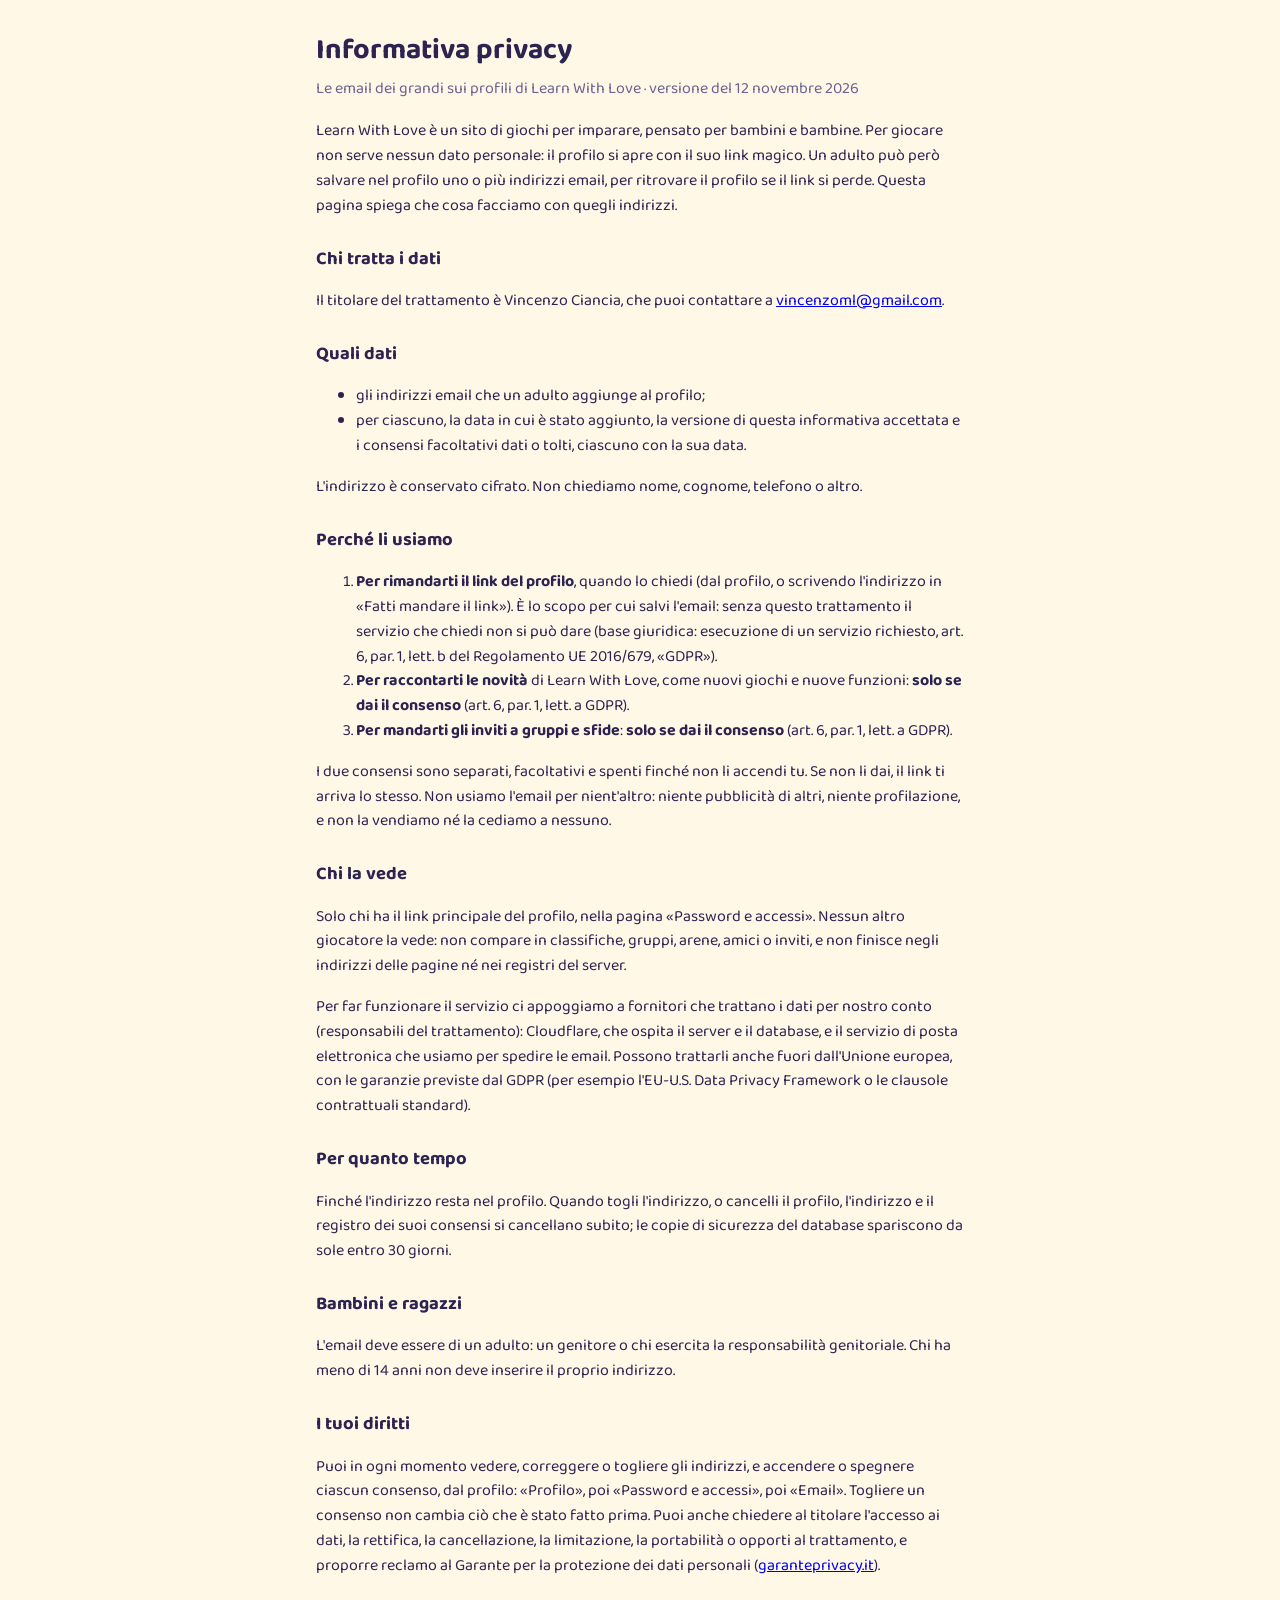
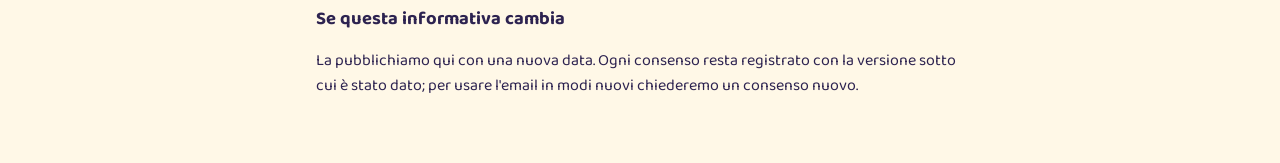
<file: privacy/index.html>
<!doctype html>
<html lang="it">
<head>
  <meta charset="utf-8" />
  <!-- L'informativa privacy delle email dei grandi (worker/src/mail.ts). Fuori dalla cornice: si apre
       dal profilo in una scheda a parte. Ogni volta che cambia il testo, cambia anche la versione qui
       sotto e NOTICE_VERSION in src/shared/email.ts: i consensi sono registrati con la versione. -->
  <meta name="viewport" content="width=device-width, initial-scale=1, viewport-fit=cover" />
  <title>Informativa privacy · Learn With Love</title>
  <link rel="icon" href="/icon-180.png" />
  <style>
    body { background: #f7f3ff; }
    main { max-width: 680px; margin: 0 auto; padding: 28px 16px 48px; text-align: left; line-height: 1.55; color: #2d2350; }
    h1 { font-size: 1.8rem; margin: 0 0 4px; }
    h2 { font-size: 1.15rem; margin: 26px 0 6px; }
    p, li { font-size: 1rem; }
    .ver { color: #6b6290; margin: 0 0 18px; }
  </style>
  <link rel="stylesheet" crossorigin href="/assets/base-DbVrQztm.css">
</head>
<body>
  <main>
    <h1>Informativa privacy</h1>
    <p class="ver">Le email dei grandi sui profili di Learn With Love · versione del 12 novembre 2026</p>

    <p>Learn With Love è un sito di giochi per imparare, pensato per bambini e bambine. Per giocare non
      serve nessun dato personale: il profilo si apre con il suo link magico. Un adulto può però salvare
      nel profilo uno o più indirizzi email, per ritrovare il profilo se il link si perde. Questa pagina
      spiega che cosa facciamo con quegli indirizzi.</p>

    <h2>Chi tratta i dati</h2>
    <p>Il titolare del trattamento è Vincenzo Ciancia, che puoi contattare a
      <a href="mailto:vincenzoml@gmail.com">vincenzoml@gmail.com</a>.</p>

    <h2>Quali dati</h2>
    <ul>
      <li>gli indirizzi email che un adulto aggiunge al profilo;</li>
      <li>per ciascuno, la data in cui è stato aggiunto, la versione di questa informativa accettata e
        i consensi facoltativi dati o tolti, ciascuno con la sua data.</li>
    </ul>
    <p>L'indirizzo è conservato cifrato. Non chiediamo nome, cognome, telefono o altro.</p>

    <h2>Perché li usiamo</h2>
    <ol>
      <li><b>Per rimandarti il link del profilo</b>, quando lo chiedi (dal profilo, o scrivendo l'indirizzo
        in «Fatti mandare il link»). È lo scopo per cui salvi l'email: senza questo trattamento il servizio
        che chiedi non si può dare (base giuridica: esecuzione di un servizio richiesto, art. 6, par. 1,
        lett. b del Regolamento UE 2016/679, «GDPR»).</li>
      <li><b>Per raccontarti le novità</b> di Learn With Love, come nuovi giochi e nuove funzioni:
        <b>solo se dai il consenso</b> (art. 6, par. 1, lett. a GDPR).</li>
      <li><b>Per mandarti gli inviti a gruppi e sfide</b>: <b>solo se dai il consenso</b> (art. 6, par. 1,
        lett. a GDPR).</li>
    </ol>
    <p>I due consensi sono separati, facoltativi e spenti finché non li accendi tu. Se non li dai, il link
      ti arriva lo stesso. Non usiamo l'email per nient'altro: niente pubblicità di altri, niente profilazione,
      e non la vendiamo né la cediamo a nessuno.</p>

    <h2>Chi la vede</h2>
    <p>Solo chi ha il link principale del profilo, nella pagina «Password e accessi». Nessun altro
      giocatore la vede: non compare in classifiche, gruppi, arene, amici o inviti, e non finisce negli
      indirizzi delle pagine né nei registri del server.</p>
    <p>Per far funzionare il servizio ci appoggiamo a fornitori che trattano i dati per nostro conto
      (responsabili del trattamento): Cloudflare, che ospita il server e il database, e il servizio di
      posta elettronica che usiamo per spedire le email. Possono trattarli anche fuori dall'Unione europea,
      con le garanzie previste dal GDPR (per esempio l'EU-U.S. Data Privacy Framework o le clausole
      contrattuali standard).</p>

    <h2>Per quanto tempo</h2>
    <p>Finché l'indirizzo resta nel profilo. Quando togli l'indirizzo, o cancelli il profilo, l'indirizzo
      e il registro dei suoi consensi si cancellano subito; le copie di sicurezza del database spariscono
      da sole entro 30 giorni.</p>

    <h2>Bambini e ragazzi</h2>
    <p>L'email deve essere di un adulto: un genitore o chi esercita la responsabilità genitoriale.
      Chi ha meno di 14 anni non deve inserire il proprio indirizzo.</p>

    <h2>I tuoi diritti</h2>
    <p>Puoi in ogni momento vedere, correggere o togliere gli indirizzi, e accendere o spegnere ciascun
      consenso, dal profilo: «Profilo», poi «Password e accessi», poi «Email». Togliere un consenso non
      cambia ciò che è stato fatto prima. Puoi anche chiedere al titolare l'accesso ai dati, la rettifica,
      la cancellazione, la limitazione, la portabilità o opporti al trattamento, e proporre reclamo al
      Garante per la protezione dei dati personali (<a href="https://www.garanteprivacy.it">garanteprivacy.it</a>).</p>

    <h2>Se questa informativa cambia</h2>
    <p>La pubblichiamo qui con una nuova data. Ogni consenso resta registrato con la versione sotto cui è
      stato dato; per usare l'email in modi nuovi chiederemo un consenso nuovo.</p>
  </main>
</body>
</html>
</file>
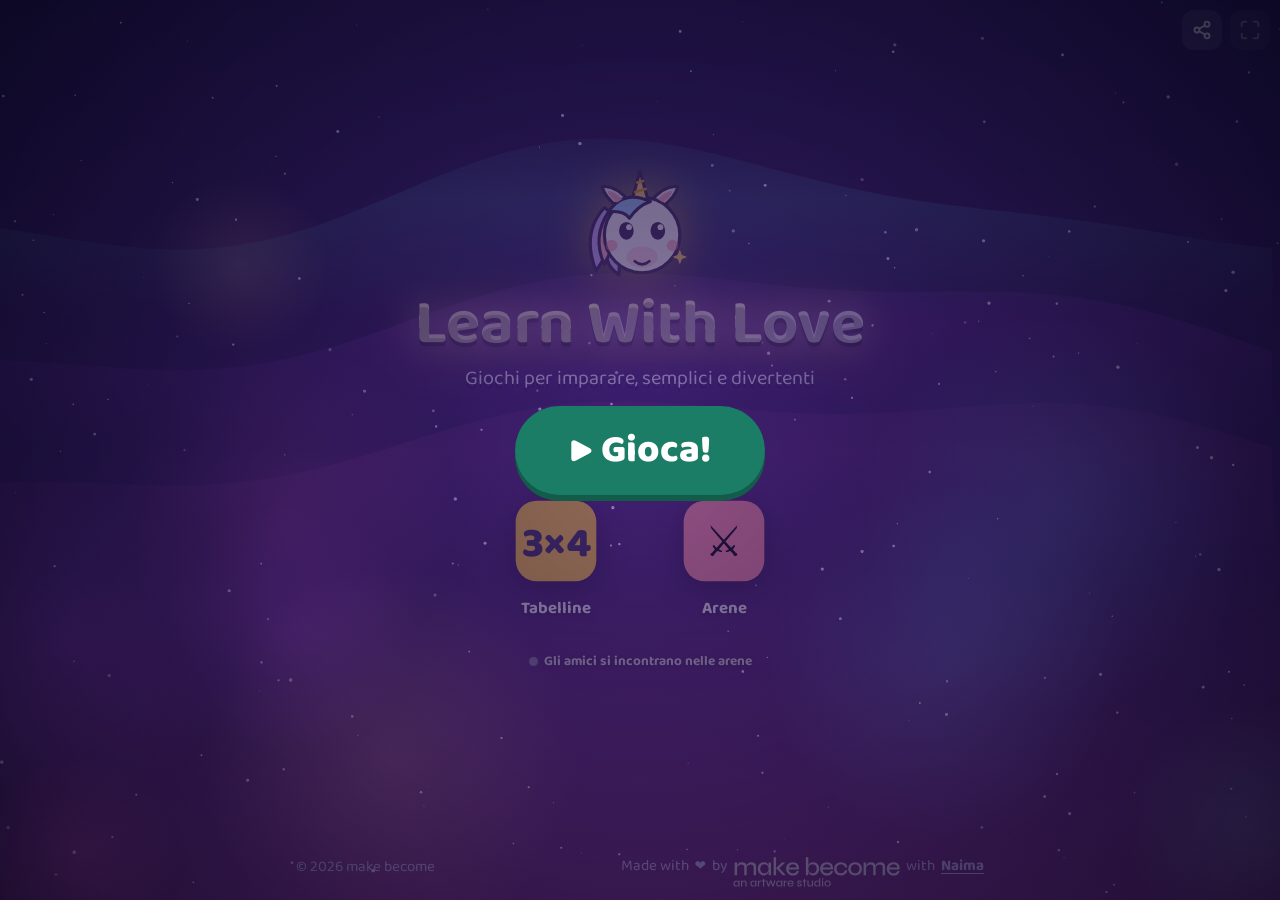
<file: profile/index.html>
<!doctype html>
<html lang="it">
<head>
<meta charset="utf-8">
<meta name="viewport" content="width=device-width, initial-scale=1">
<title>Learn With Love</title>
<!-- Il link magico di un profilo: .../profile/#io=<chiave> (o #tmp=… per un accesso temporaneo).
     Lo apre la pagina principale, che chiede se ricordarlo e poi fa scegliere il gioco. -->
<script>location.replace("/" + location.search + location.hash);</script>
<style>body { margin: 0; min-height: 100vh; background: #1b1446; color: #fff; font-family: system-ui, sans-serif; display: grid; place-items: center; } a { color: #ffe066; }</style>
</head>
<body><a href="/">Vai ai giochi</a></body>
</html>
</file>
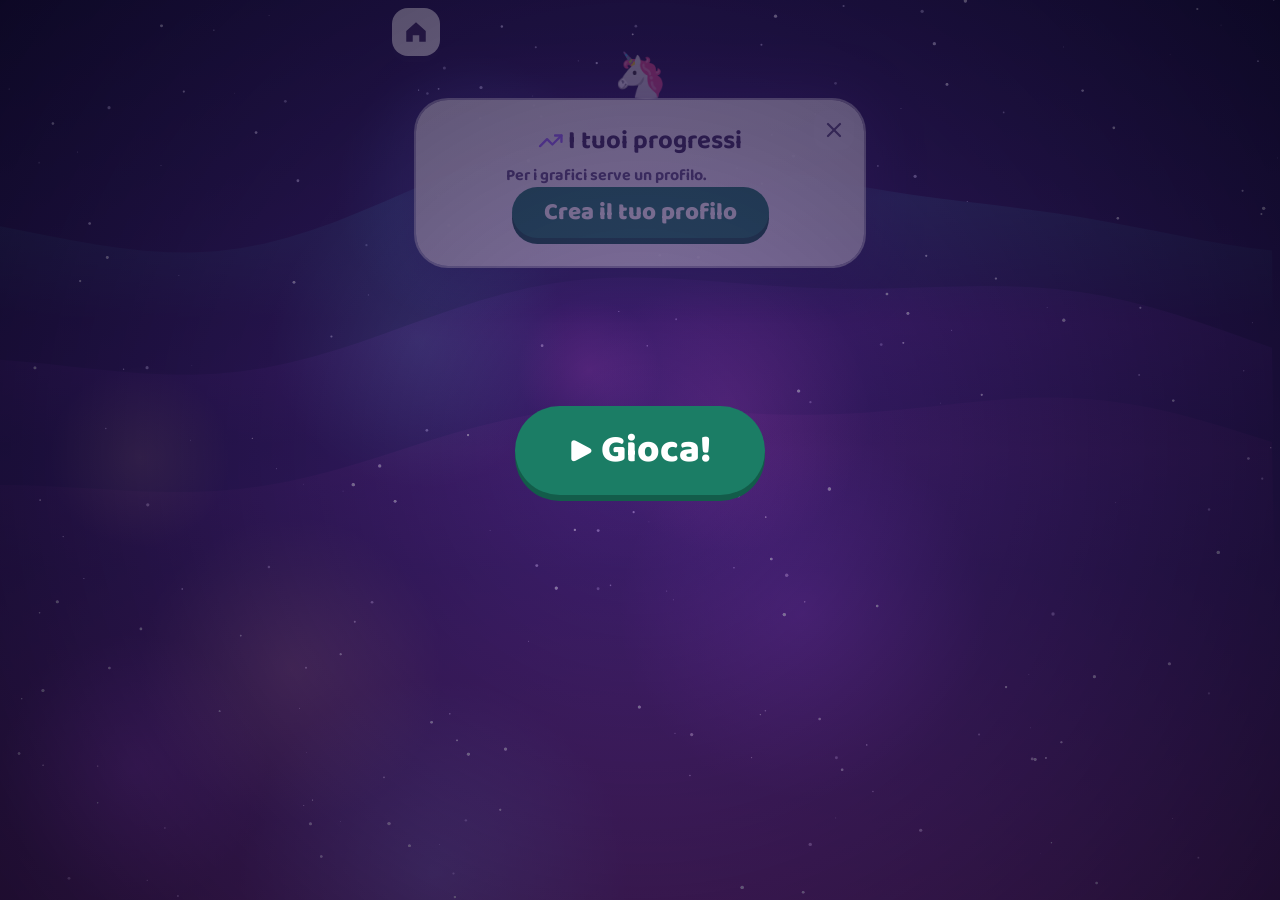
<file: progressi/index.html>
<!doctype html>
<html lang="it">
<head>
  <meta charset="utf-8" />
  <!-- Le pagine vivono dentro la cornice (index.html), che tiene audio e schermo intero
       tra una pagina e l'altra: aperte da sole, ci rientrano con lo stesso indirizzo. -->
  <script>if (window.top === window) location.replace('/?go=' + encodeURIComponent(location.pathname + location.search + location.hash));</script>

  <!-- Una pagina vecchia rimasta nella cache può chiedere file che con l'aggiornamento non ci sono
       più (pagina senza stile): in quel caso si ricarica una volta da capo. -->
  <script>addEventListener('error', function (e) { var t = e.target; if (t && (t.tagName === 'LINK' || t.tagName === 'SCRIPT')) { try { if (sessionStorage.getItem('stale') !== location.pathname) { sessionStorage.setItem('stale', location.pathname); location.reload(); } } catch (x) {} } }, true);</script>

  <meta name="viewport" content="width=device-width, initial-scale=1, maximum-scale=1, viewport-fit=cover" />
  <title>Progressi</title>
  <link rel="icon" href="data:image/svg+xml,<svg xmlns='http://www.w3.org/2000/svg' viewBox='0 0 100 100'><text y='.9em' font-size='90'>📈</text></svg>" />
  <link rel="manifest" href="/manifest.webmanifest" />
  <meta name="apple-mobile-web-app-capable" content="yes" />
  <meta name="mobile-web-app-capable" content="yes" />
  <meta name="apple-mobile-web-app-status-bar-style" content="black-translucent" />
  <meta name="apple-mobile-web-app-title" content="Learn With Love" />
  <meta name="theme-color" content="#1b1446" />
  <link rel="apple-touch-icon" href="/icon-180.png" />
  <script type="module" crossorigin src="/assets/progressi-q2V9UD_U.js"></script>
  <link rel="modulepreload" crossorigin href="/assets/modulepreload-polyfill-B5Qt9EMX.js">
  <link rel="modulepreload" crossorigin href="/assets/catalog-DJ0c7URA.js">
  <link rel="modulepreload" crossorigin href="/assets/stage-oW7CzKzk.js">
  <link rel="modulepreload" crossorigin href="/assets/api-B6lG-Qg-.js">
  <link rel="modulepreload" crossorigin href="/assets/cloud-Big2bCL5.js">
  <link rel="modulepreload" crossorigin href="/assets/preload-helper-ckwbz45p.js">
  <link rel="modulepreload" crossorigin href="/assets/audio-C5J7Qej8.js">
  <link rel="modulepreload" crossorigin href="/assets/boards-CxalhVkr.js">
  <link rel="modulepreload" crossorigin href="/assets/boards-ui-BiAmdADs.js">
  <link rel="modulepreload" crossorigin href="/assets/nav-B2TMXHhq.js">
  <link rel="stylesheet" crossorigin href="/assets/progressi-DYk2xJdP.css">
  <link rel="stylesheet" crossorigin href="/assets/base-DbVrQztm.css">
  <link rel="stylesheet" crossorigin href="/assets/style-DyBtODeT.css">
  <link rel="stylesheet" crossorigin href="/assets/style-DX4KfGxw.css">
</head>
<body class="paged">
  <header class="topbar page-top">
    <a class="icon-btn" href="/home/" aria-label="Pagina principale: tutti i giochi">
      <svg viewBox="0 0 24 24" aria-hidden="true"><path d="M3 11 12 3l9 8v10h-6v-6H9v6H3z" fill="currentColor" /></svg>
    </a>
  </header>
  <main>
    <div class="mascot-wrap"><div class="mascot-gift" aria-hidden="true">🦄</div></div>
    <section class="card gift-card charts-card page-scroll" id="charts"></section>
  </main>
</body>
</html>
</file>
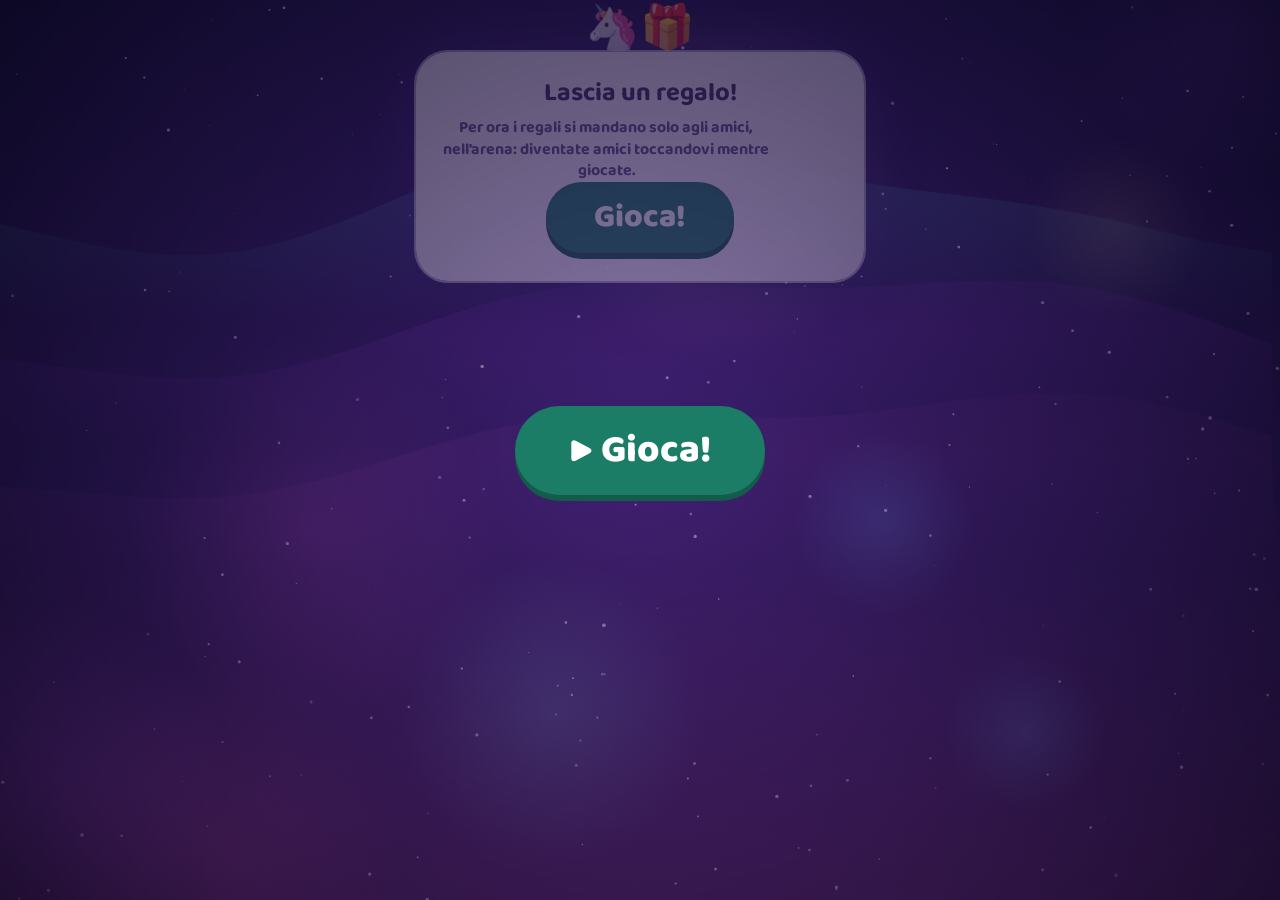
<file: regalo/index.html>
<!doctype html>
<html lang="it">
<head>
  <meta charset="utf-8" />
  <!-- Le pagine vivono dentro la cornice (index.html), che tiene audio e schermo intero
       tra una pagina e l'altra: aperte da sole, ci rientrano con lo stesso indirizzo. -->
  <script>if (window.top === window) location.replace('/?go=' + encodeURIComponent(location.pathname + location.search + location.hash));</script>

  <!-- Una pagina vecchia rimasta nella cache può chiedere file che con l'aggiornamento non ci sono
       più (pagina senza stile): in quel caso si ricarica una volta da capo. -->
  <script>addEventListener('error', function (e) { var t = e.target; if (t && (t.tagName === 'LINK' || t.tagName === 'SCRIPT')) { try { if (sessionStorage.getItem('stale') !== location.pathname) { sessionStorage.setItem('stale', location.pathname); location.reload(); } } catch (x) {} } }, true);</script>

  <meta name="viewport" content="width=device-width, initial-scale=1, maximum-scale=1, viewport-fit=cover" />
  <title>Lascia un regalo</title>
  <link rel="icon" href="data:image/svg+xml,<svg xmlns='http://www.w3.org/2000/svg' viewBox='0 0 100 100'><text y='.9em' font-size='90'>🎁</text></svg>" />
  <link rel="manifest" href="/manifest.webmanifest" />
  <meta name="apple-mobile-web-app-capable" content="yes" />
  <meta name="mobile-web-app-capable" content="yes" />
  <meta name="apple-mobile-web-app-status-bar-style" content="black-translucent" />
  <meta name="apple-mobile-web-app-title" content="Learn With Love" />
  <meta name="theme-color" content="#1b1446" />
  <link rel="apple-touch-icon" href="/icon-180.png" />
  <script type="module" crossorigin src="/assets/regalo-Cd9rfMZ8.js"></script>
  <link rel="modulepreload" crossorigin href="/assets/modulepreload-polyfill-B5Qt9EMX.js">
  <link rel="modulepreload" crossorigin href="/assets/catalog-DJ0c7URA.js">
  <link rel="modulepreload" crossorigin href="/assets/stage-oW7CzKzk.js">
  <link rel="modulepreload" crossorigin href="/assets/api-B6lG-Qg-.js">
  <link rel="modulepreload" crossorigin href="/assets/cloud-Big2bCL5.js">
  <link rel="stylesheet" crossorigin href="/assets/base-DbVrQztm.css">
  <link rel="stylesheet" crossorigin href="/assets/style-DyBtODeT.css">
  <link rel="stylesheet" crossorigin href="/assets/style-DX4KfGxw.css">
</head>
<body>
  <main>
    <div class="mascot-wrap"><div class="mascot-gift" aria-hidden="true">🦄🎁</div></div>
    <section class="card gift-card">
      <h1>Lascia un regalo!</h1>
      <div id="gift"></div>
    </section>
  </main>
</body>
</html>
</file>
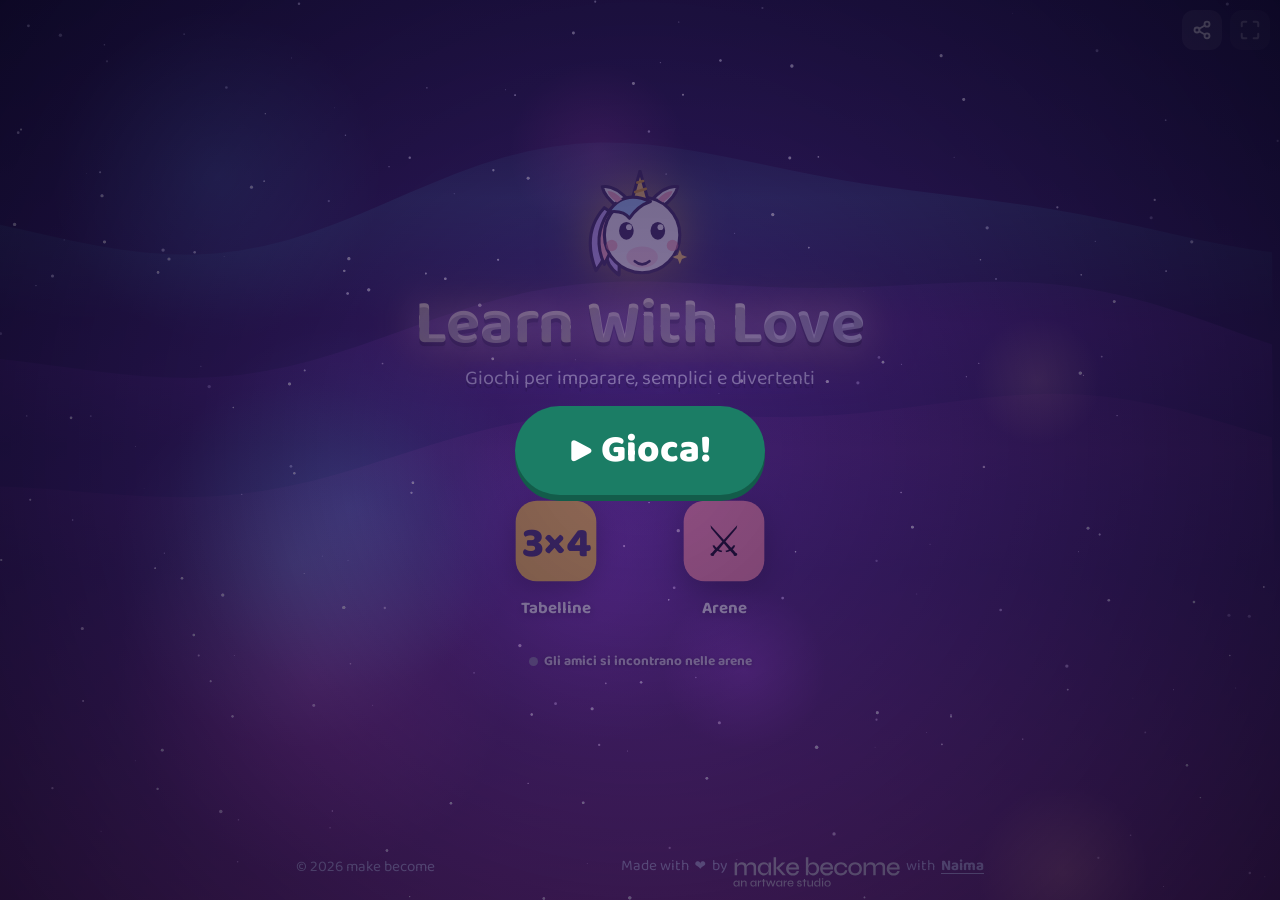
<file: simpleteach/index.html>
<!doctype html>
<html lang="it">
<head>
<meta charset="utf-8">
<meta name="viewport" content="width=device-width, initial-scale=1">
<title>Learn With Love</title>
<!-- Il sito stava in /simpleteach/: i vecchi indirizzi (link magici e QR compresi) portano al nuovo, con #io=… e il resto. -->
<script>location.replace(location.pathname.replace(/^\/simpleteach\//, "/") + location.search + location.hash);</script>
<style>body { margin: 0; min-height: 100vh; background: #1b1446; color: #fff; font-family: system-ui, sans-serif; display: grid; place-items: center; } a { color: #ffe066; }</style>
</head>
<body><a href="/">Vai ai giochi</a></body>
</html>
</file>
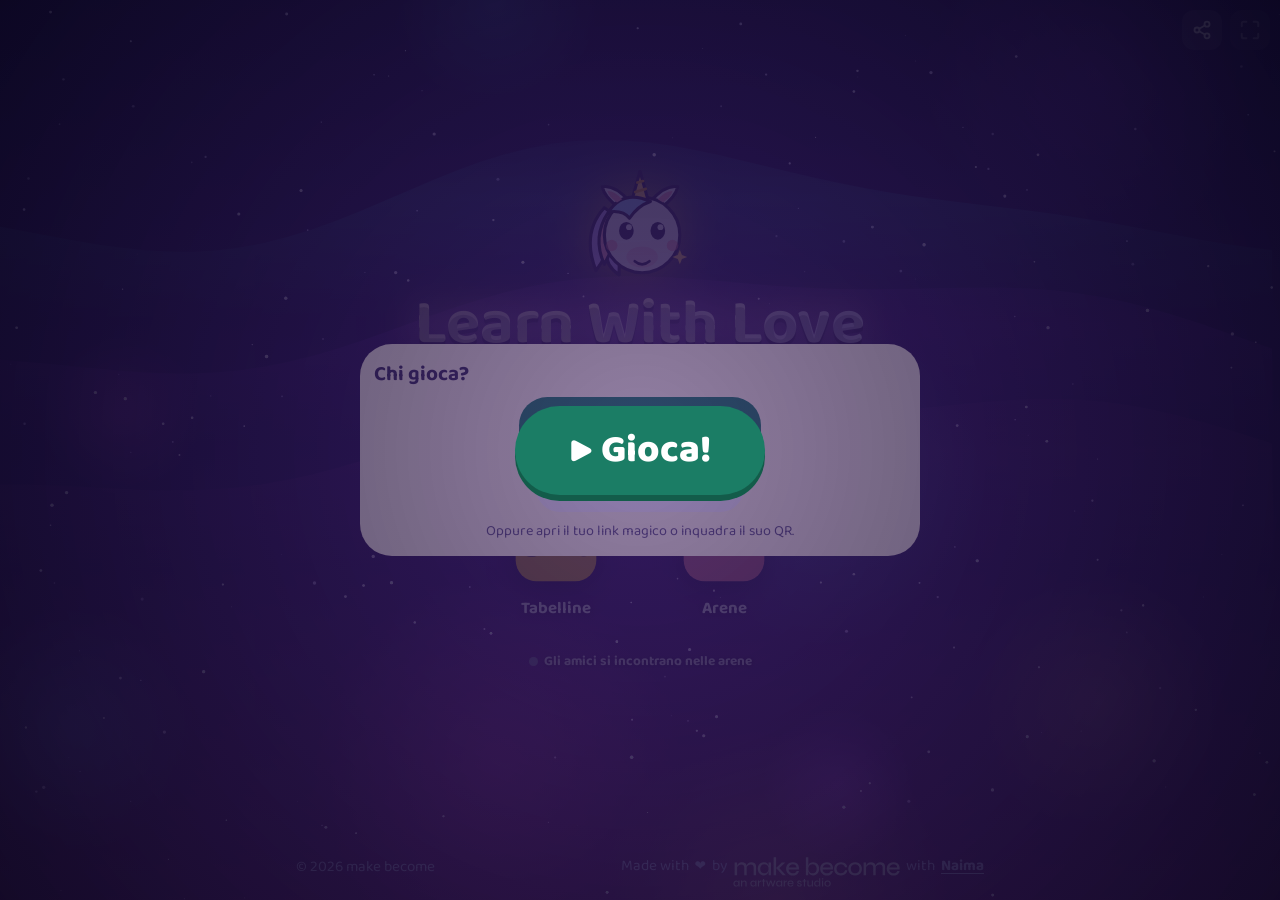
<file: tabelline/index.html>
<!doctype html>
<html lang="it">
<head>
  <meta charset="utf-8" />
  <!-- Le pagine vivono dentro la cornice (index.html), che tiene audio e schermo intero
       tra una pagina e l'altra: aperte da sole, ci rientrano con lo stesso indirizzo. -->
  <script>if (window.top === window) location.replace('/?go=' + encodeURIComponent(location.pathname + location.search + location.hash));</script>

  <!-- Una pagina vecchia rimasta nella cache può chiedere file che con l'aggiornamento non ci sono
       più (pagina senza stile): in quel caso si ricarica una volta da capo. -->
  <script>addEventListener('error', function (e) { var t = e.target; if (t && (t.tagName === 'LINK' || t.tagName === 'SCRIPT')) { try { if (sessionStorage.getItem('stale') !== location.pathname) { sessionStorage.setItem('stale', location.pathname); location.reload(); } } catch (x) {} } }, true);</script>

  <meta name="viewport" content="width=device-width, initial-scale=1, maximum-scale=1, viewport-fit=cover" />
  <title>Tabelline</title>
  <link rel="icon" href="data:image/svg+xml,<svg xmlns='http://www.w3.org/2000/svg' viewBox='0 0 100 100'><text y='.9em' font-size='90'>🦄</text></svg>" />
  <link rel="manifest" href="/manifest.webmanifest" />
  <meta name="apple-mobile-web-app-capable" content="yes" />
  <meta name="mobile-web-app-capable" content="yes" />
  <meta name="apple-mobile-web-app-status-bar-style" content="black-translucent" />
  <meta name="apple-mobile-web-app-title" content="Learn With Love" />
  <meta name="theme-color" content="#1b1446" />
  <link rel="apple-touch-icon" href="/icon-180.png" />
  <script type="module" crossorigin src="/assets/tabelline-DiLlWL4X.js"></script>
  <link rel="modulepreload" crossorigin href="/assets/modulepreload-polyfill-B5Qt9EMX.js">
  <link rel="modulepreload" crossorigin href="/assets/catalog-DJ0c7URA.js">
  <link rel="modulepreload" crossorigin href="/assets/api-B6lG-Qg-.js">
  <link rel="modulepreload" crossorigin href="/assets/cloud-Big2bCL5.js">
  <link rel="modulepreload" crossorigin href="/assets/preload-helper-ckwbz45p.js">
  <link rel="modulepreload" crossorigin href="/assets/audio-C5J7Qej8.js">
  <link rel="modulepreload" crossorigin href="/assets/boards-CxalhVkr.js">
  <link rel="modulepreload" crossorigin href="/assets/fx-D3kLKamn.js">
  <link rel="modulepreload" crossorigin href="/assets/voice-Cj_Z7g0Z.js">
  <link rel="modulepreload" crossorigin href="/assets/friend-notice-KXdhIPvE.js">
  <link rel="modulepreload" crossorigin href="/assets/boards-ui-BiAmdADs.js">
  <link rel="modulepreload" crossorigin href="/assets/stage-oW7CzKzk.js">
  <link rel="modulepreload" crossorigin href="/assets/gate-DtvhsrhB.js">
  <link rel="modulepreload" crossorigin href="/assets/nav-B2TMXHhq.js">
  <link rel="modulepreload" crossorigin href="/assets/share-FNvRJyOQ.js">
  <link rel="stylesheet" crossorigin href="/assets/base-DbVrQztm.css">
  <link rel="stylesheet" crossorigin href="/assets/style-DyBtODeT.css">
</head>
<body class="fit">
  <svg class="bg-deco" viewBox="0 0 400 800" preserveAspectRatio="xMidYMid slice" aria-hidden="true">
    <circle cx="30" cy="80" r="40" fill="#ffc93c" opacity=".25" />
    <circle cx="380" cy="200" r="60" fill="#5fa8ff" opacity=".18" />
    <circle cx="60" cy="620" r="70" fill="#3ec5a3" opacity=".18" />
    <circle cx="360" cy="740" r="45" fill="#ff6f69" opacity=".2" />
    <path d="M330 60 l8 16 18 3 -13 12 3 18 -16 -9 -16 9 3 -18 -13 -12 18 -3z" fill="#ffc93c" opacity=".5" />
    <path d="M40 360 l6 12 13 2 -10 9 3 13 -12 -7 -12 7 3 -13 -10 -9 13 -2z" fill="#9b6bff" opacity=".35" />
  </svg>

  <header class="topbar">
    <div class="right">
    <a class="icon-btn" id="home-btn" href="../" aria-label="Pagina principale: tutti i giochi">
      <svg viewBox="0 0 24 24"><path d="M3 11 12 3l9 8v10h-6v-6H9v6H3z" fill="currentColor" /></svg>
    </a>
    <button id="player" class="icon-btn player" aria-label="Cambia giocatore" hidden></button>
    </div>
    <div id="level" class="level" hidden><span><span class="lvl-word">Livello </span><b>1</b></span><span class="lvl-stars" aria-label="Stelle per il prossimo livello"><svg viewBox="0 0 24 24"><path d="M12 2l3 6.5 7 .8-5.2 4.8 1.4 7L12 17.6 5.8 21.1l1.4-7L2 9.3l7-.8z" fill="#ffc93c" stroke="#d9a51f" stroke-width="1.2" stroke-linejoin="round"/></svg><i id="stars-n">0</i>/<i id="stars-of">5</i></span></div>
    <div class="right">
    <button id="table-btn" class="icon-btn" aria-label="Come vanno le tabelline e quali ripassare" hidden>
      <svg viewBox="0 0 24 24"><rect x="3" y="3" width="8" height="8" rx="2" fill="#3ec5a3"/><rect x="13" y="3" width="8" height="8" rx="2" fill="#ffe066"/><rect x="3" y="13" width="8" height="8" rx="2" fill="#ffa94d"/><rect x="13" y="13" width="8" height="8" rx="2" fill="#9be8cf"/></svg>
    </button>
    <button id="record-btn" class="icon-btn record-btn" aria-label="La classifica di oggi" hidden></button>
    <button id="album-btn" class="icon-btn" aria-label="Collezione di sorprese" hidden>
      <svg viewBox="0 0 24 24"><rect x="4" y="3" width="16" height="18" rx="3" fill="#9b6bff"/><path d="M12 7.5l1.4 2.9 3.1.4-2.3 2.1.6 3.1L12 14.5 9.2 16l.6-3.1-2.3-2.1 3.1-.4z" fill="#ffc93c"/></svg>
      <span id="album-new" class="dot" hidden></span>
    </button>
    <button id="mute" class="icon-btn" aria-label="Voce accesa/spenta">
      <svg viewBox="0 0 24 24">
        <path d="M3 9h4l5-4v14l-5-4H3z" fill="currentColor" />
        <path class="waves" d="M15.5 8.5a5 5 0 0 1 0 7M18 6a8.5 8.5 0 0 1 0 12" stroke="currentColor" stroke-width="2" fill="none" stroke-linecap="round" />
        <path class="cross" d="M16 9l6 6M22 9l-6 6" stroke="currentColor" stroke-width="2" stroke-linecap="round" />
      </svg>
    </button>
    </div>
  </header>

  <main>
    <div class="mascot-wrap">
    <div id="bubble" class="bubble" hidden></div>
    <svg id="mascot" class="mascot" viewBox="0 0 120 110" aria-hidden="true"><g stroke="#3b2f5c" stroke-width="3" stroke-linejoin="round">
<path d="M40 36 Q26 26 24 16 Q36 14 50 30 Z" fill="#fff"/>
<path d="M26 36 Q4 60 18 96 Q30 80 30 66 Q22 88 40 100 Q40 70 46 50 Z" fill="#c9b2ff"/>
<path d="M30 40 Q14 64 26 90 Q36 70 42 56 Z" fill="#ffb3c7"/>
<path d="M80 36 Q94 26 96 16 Q84 14 70 30 Z" fill="#fff"/>
<ellipse cx="62" cy="62" rx="36" ry="36" fill="#fff"/>
<path d="M52 30 L60 1 L68 30 Z" fill="#ffd56b"/>
<path d="M30 40 Q44 18 70 30 Q58 34 50 46 Q44 38 30 40 Z" fill="#9fd3ff"/>
</g>
<path d="M82 31 Q90 25 91 20 Q84 20 77 28 Z" fill="#ffb3c7"/><path d="M38 31 Q30 25 29 20 Q36 20 43 28 Z" fill="#ffb3c7"/>
<path d="M55.5 21 L65.5 18 M57.5 12 L63 10.5" stroke="#e0a92a" stroke-width="2.5" stroke-linecap="round"/>
<g transform="translate(2 0)">
        <g class="eyes-open"><ellipse cx="45" cy="58" rx="7" ry="8.5" fill="#3b2f5c"/><ellipse cx="75" cy="58" rx="7" ry="8.5" fill="#3b2f5c"/>
<circle cx="47.5" cy="54.5" r="2.8" fill="#fff"/><circle cx="77.5" cy="54.5" r="2.8" fill="#fff"/></g>
        <g class="eyes-happy" stroke="#3b2f5c" stroke-width="4" fill="none" stroke-linecap="round"><path d="M37 60 q8 -10 16 0"/><path d="M67 60 q8 -10 16 0"/></g>
        <g class="brows" stroke="#3b2f5c" stroke-width="3.5" stroke-linecap="round"><path d="M36 49 L51 44"/><path d="M84 49 L69 44"/></g>
        <ellipse cx="60" cy="83" rx="15" ry="10" fill="#ffe0ea"/><path d="M53 87 q7 6 14 0" stroke="#3b2f5c" stroke-width="2.5" fill="none" stroke-linecap="round"/><circle cx="31" cy="72" r="5.5" fill="#ff8fa3" opacity=".55"/><circle cx="89" cy="72" r="5.5" fill="#ff8fa3" opacity=".55"/>
      </g>
<path d="M98 76 l2 5 5 2 -5 2 -2 5 -2 -5 -5 -2 5 -2z" fill="#ffd56b"/></svg>
    </div>

    <section id="start" class="card start">
      <h1>Tabelline!</h1>
      <p>Chi gioca?</p>
      <div id="profiles"></div>
    </section>

    <section id="game" class="game" hidden>
      <div class="progress">
        <div id="misses" class="row small" aria-label="Vite"></div>
        <div id="chosen" class="chosen" hidden></div>
      </div>
      <div id="card" class="card question">
        <div class="expr"><span id="qa">3</span> × <span id="qb">4</span> =</div>
        <div id="answer" class="answer"></div>
        <button id="repeat" class="repeat" aria-label="Ripeti la domanda">
          <svg viewBox="0 0 24 24"><path d="M3 9h4l5-4v14l-5-4H3z" fill="currentColor" /><path d="M15.5 8.5a5 5 0 0 1 0 7" stroke="currentColor" stroke-width="2" fill="none" stroke-linecap="round" /></svg>
        </button>
      </div>
      <div id="keypad" class="keypad"></div>
      <div id="choices" class="choices" hidden></div>
    </section>
  </main>

  <div id="banner" class="banner" hidden></div>

  <section id="album" class="album" hidden>
    <div class="album-card">
      <button id="album-close" class="icon-btn close" aria-label="Chiudi">
        <svg viewBox="0 0 24 24"><path d="M6 6l12 12M18 6L6 18" stroke="currentColor" stroke-width="3" stroke-linecap="round"/></svg>
      </button>
      <h2>Le tue sorprese</h2>
      <div id="album-next" class="album-next"></div>
      <div id="album-grid" class="album-grid"></div>
    </div>
  </section>
  <section id="record" class="album" hidden>
    <div class="album-card record-card">
      <button id="record-close" class="icon-btn close" aria-label="Chiudi">
        <svg viewBox="0 0 24 24"><path d="M6 6l12 12M18 6L6 18" stroke="currentColor" stroke-width="3" stroke-linecap="round"/></svg>
      </button>
      <div id="record-board"></div>
    </div>
  </section>
  <section id="mastery" class="album" hidden>
    <div class="album-card">
      <button id="mastery-close" class="icon-btn close" aria-label="Chiudi">
        <svg viewBox="0 0 24 24"><path d="M6 6l12 12M18 6L6 18" stroke="currentColor" stroke-width="3" stroke-linecap="round"/></svg>
      </button>
      <h2>Come vanno le tabelline</h2>
      <h3 class="pick-title">Quali tabelline ripassare?</h3>
      <div id="pick-grid" class="pick-grid"></div>
      <div class="m-fit"><div id="mastery-grid" class="m-grid"></div></div>
      <div id="mastery-legend" class="m-legend"></div>
    </div>
  </section>

  <div id="confetti" class="confetti" aria-hidden="true"></div>

  <div id="dj-slot"></div>
</body>
</html>
</file>
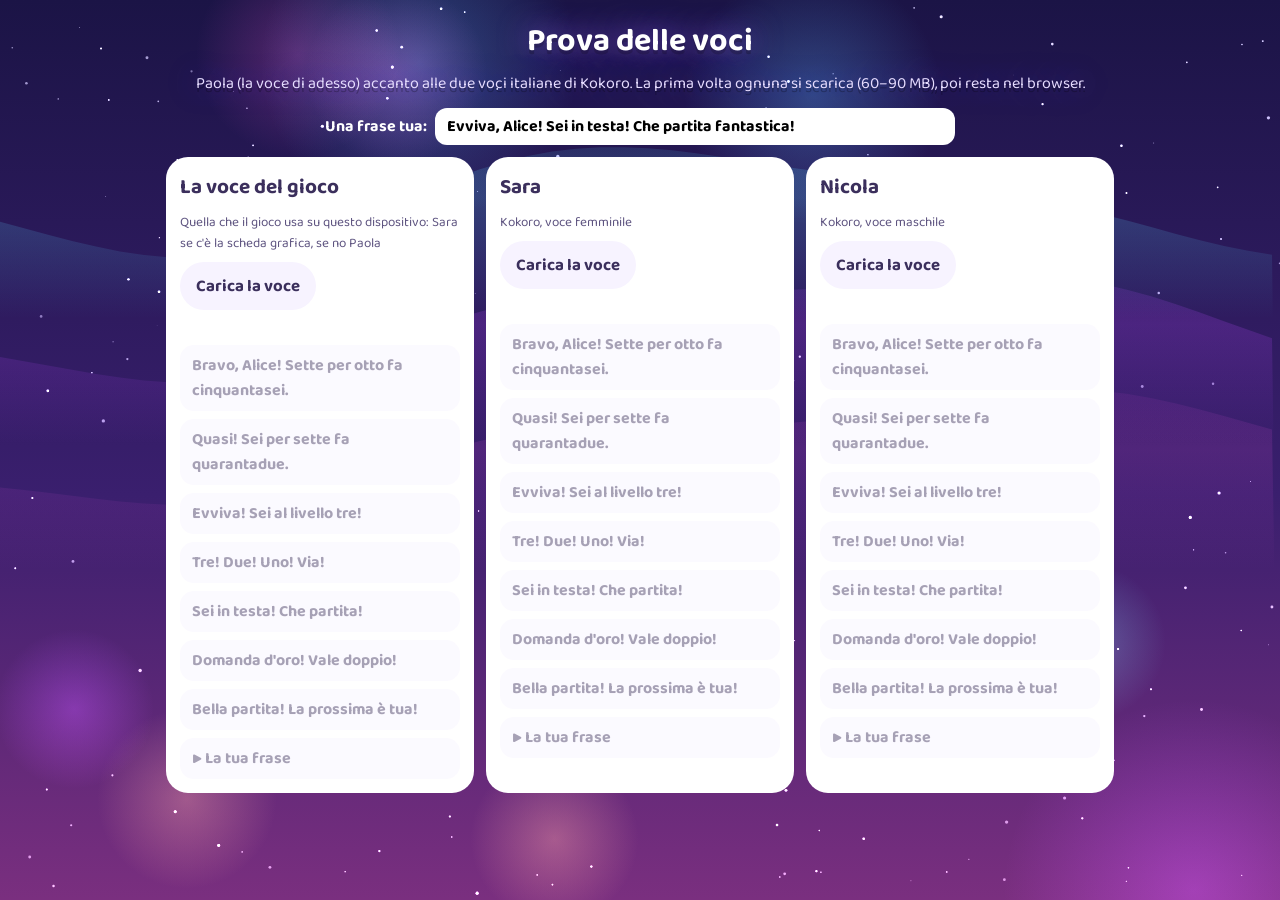
<file: voci/index.html>
<!doctype html>
<html lang="it">
<head>
  <meta charset="utf-8" />
  <meta name="viewport" content="width=device-width, initial-scale=1, viewport-fit=cover" />
  <meta name="robots" content="noindex" />
  <title>Prova delle voci</title>
  <script type="module" crossorigin src="/assets/voci-BnEEs4e4.js"></script>
  <link rel="modulepreload" crossorigin href="/assets/modulepreload-polyfill-B5Qt9EMX.js">
  <link rel="modulepreload" crossorigin href="/assets/preload-helper-ckwbz45p.js">
  <link rel="modulepreload" crossorigin href="/assets/stage-oW7CzKzk.js">
  <link rel="modulepreload" crossorigin href="/assets/audio-C5J7Qej8.js">
  <link rel="modulepreload" crossorigin href="/assets/voice-Cj_Z7g0Z.js">
  <link rel="stylesheet" crossorigin href="/assets/voci-DSQOPiFy.css">
  <link rel="stylesheet" crossorigin href="/assets/base-DbVrQztm.css">
</head>
<body>
  <main>
    <h1>Prova delle voci</h1>
    <p class="sub">Paola (la voce di adesso) accanto alle due voci italiane di Kokoro. La prima volta ognuna si scarica (60–90 MB), poi resta nel browser.</p>
    <label class="mine">Una frase tua: <input id="custom" value="Evviva, Alice! Sei in testa! Che partita fantastica!" /></label>
    <div id="voices" class="voices"></div>
  </main>
</body>
</html>
</file>
<file: assets/base-DbVrQztm.css>
@import"https://fonts.googleapis.com/css2?family=Baloo+2:wght@500;700;800&display=swap";:root{--bg: #fff8e7;--ink: #3b2f5c;--muted: #5e5480;--card: #ffffff;--sun: #ffc93c;--coral: #ff6f69;--mint: #3ec5a3;--sky: #5fa8ff;--grape: #9b6bff;--mint-deep: #1b7d65;--grape-deep: #7c4ddb;--shadow: 0 6px 0 rgba(59, 47, 92, .15)}*{box-sizing:border-box}html,body{margin:0;min-height:100%}body{background:var(--bg);color:var(--ink);font-family:"Baloo 2",Comic Sans MS,system-ui,sans-serif;-webkit-tap-highlight-color:transparent;-webkit-user-select:none;user-select:none}button{font:inherit;color:inherit;cursor:pointer;border:none;touch-action:manipulation}.bg-deco{position:fixed;top:0;right:0;bottom:0;left:0;z-index:-1;pointer-events:none}[hidden]{display:none!important}.profiles{display:grid;grid-template-columns:repeat(auto-fill,minmax(110px,1fr));gap:12px}.profile{background:#f7f3ff;border-radius:22px;padding:12px 6px;display:flex;flex-direction:column;align-items:center;gap:4px;font-size:1.2rem;font-weight:700;overflow-wrap:anywhere}.profile:active{transform:scale(.95)}.profile.new{color:var(--muted)}.new-profile{display:flex;flex-direction:column;align-items:center;gap:14px}.new-profile input{font:inherit;font-size:1.6rem;font-weight:700;text-align:center;color:var(--ink);border:3px solid #e6e0f5;border-radius:18px;padding:6px 12px;width:min(100%,320px);-webkit-user-select:text;user-select:text}.new-profile input:focus{outline:none;border-color:var(--grape)}.colors{display:flex;flex-wrap:wrap;justify-content:center;gap:10px}.colors button{width:40px;height:40px;border-radius:50%;border:4px solid transparent}.colors button.on{border-color:var(--ink)}.profile-slot{position:relative;display:grid}.link-btn{position:absolute;top:4px;right:4px;width:34px;height:34px;border-radius:50%;background:#fff;color:var(--grape);display:grid;place-items:center;box-shadow:0 2px #3b2f5c26}.new-choice{display:grid;gap:12px}.choice-card{display:grid;justify-items:center;gap:2px;padding:16px;border-radius:22px;background:#f7f3ff;color:var(--ink);text-align:center}.choice-card svg{color:var(--grape);width:30px;height:30px}.choice-card b{font-size:1.4rem}.choice-card span{color:var(--muted);line-height:1.3}.text-btn{background:none;color:var(--muted);font-size:1.15rem;font-weight:700;padding:4px 18px;border-radius:999px;min-height:48px}.text-btn:hover{background:#f7f3ff;color:var(--ink)}.new-profile .preview,.link-card .preview{display:flex;flex-direction:column;align-items:center;gap:2px;font-size:1.4rem}.chips{display:flex;flex-wrap:wrap;justify-content:center;gap:8px}.chips button{width:46px;height:46px;border-radius:14px;font-size:1.6rem;background:#f7f3ff;border:3px solid transparent}.chips.words button{width:auto;height:auto;padding:2px 12px;font-size:1.05rem;font-weight:700;color:var(--ink)}.chips button.on{border-color:var(--ink);background:#fff}.form-error{color:var(--coral);font-weight:700;margin:0;text-align:center}.link-card{display:flex;flex-direction:column;align-items:center;gap:10px;text-align:center}.link-card p{margin:0}.qr{width:200px;height:200px;background:#fff;border-radius:16px;padding:6px;box-shadow:var(--shadow)}.qr svg{width:100%;height:100%;display:block}.hint{color:var(--muted);line-height:1.35;max-width:340px}.link-actions{display:flex;flex-wrap:wrap;justify-content:center;gap:8px}.pill-btn{padding:6px 16px;border-radius:999px;background:#f7f3ff;color:var(--ink);font-weight:700;font-size:1.05rem;min-height:48px}.nick{display:flex;align-items:center;width:min(100%,320px);border:3px solid #e6e0f5;border-radius:18px;padding:0 12px;font-size:1.3rem;font-weight:700;color:var(--muted)}.nick:focus-within{border-color:var(--grape)}.new-profile .nick input{border:none;padding:4px;font-size:1.3rem;width:100%;text-align:left}.nick-note{margin:-8px 0 0;color:var(--muted);font-size:.95rem;text-align:center}.nick-note.ok{color:#2a9c80;font-weight:700}.nick-note.bad{color:var(--coral);font-weight:700}.birthday{display:flex;flex-direction:column;align-items:center;gap:4px;width:min(100%,320px);font-weight:700;color:var(--ink)}.birthday i{color:var(--muted);font-weight:600;font-style:normal}.birthday input{width:100%;text-align:center}.birthday small{color:var(--muted);font-weight:600;font-size:.85rem;line-height:1.3;text-align:center}.link-card .preview span{color:var(--muted);font-size:1rem}.link-btn .gift-count{position:absolute;top:-6px;right:-6px;min-width:20px;height:20px;border-radius:999px;padding:0 5px;background:var(--coral);color:#fff;font-size:.8rem;font-style:normal;font-weight:800;display:grid;place-items:center}.gifts{width:100%;display:flex;flex-direction:column;align-items:center;gap:8px}.gifts h3{margin:4px 0 0;font-size:1.2rem}.gifts ul{list-style:none;margin:0;padding:0;width:100%;max-height:220px;overflow-y:auto;display:grid;gap:6px}.gifts li{display:flex;align-items:center;gap:10px;padding:6px 12px;border-radius:14px;background:#f7f3ff;text-align:left}.gifts li span{font-size:1.5rem}.gifts li.new{background:#fff3d1;font-weight:700}.friend-list{display:flex;flex-wrap:wrap;justify-content:center;gap:10px}.friend{display:flex;flex-direction:column;align-items:center;gap:2px;font-weight:700;font-size:.95rem}.friend{max-width:9rem}.friend i{font-style:normal;font-weight:600;font-size:.8rem;text-align:center;line-height:1.2}.friend .here{color:#1f8f5f}.friend .away{color:#8b8b96}.link-btn svg{width:24px;height:24px}.group-new{display:flex;gap:8px;width:min(100%,360px)}.group-new input{flex:1;min-width:0;font:inherit;font-weight:700;color:var(--ink);text-align:center;border:3px solid #e6e0f5;border-radius:999px;padding:4px 12px;-webkit-user-select:text;user-select:text}.group-new input:focus{outline:none;border-color:var(--grape)}a.pill-btn,a.text-btn{text-decoration:none;display:inline-flex;align-items:center;justify-content:center}.stage{position:fixed;top:0;right:0;bottom:0;left:0;width:100%;height:100%;z-index:-2;pointer-events:none}body.staged{background:#1b1446}body.staged .bg-deco{display:none}.fx-layer{position:fixed;top:0;right:0;bottom:0;left:0;width:100%;height:100%;z-index:60;pointer-events:none}.fx-flash{position:fixed;top:0;right:0;bottom:0;left:0;z-index:59;pointer-events:none;mix-blend-mode:screen}.fx-text,.fx-big{position:fixed;z-index:61;pointer-events:none;white-space:nowrap;font-weight:800;color:#fff;-webkit-text-stroke:2px rgba(59,47,92,.55);paint-order:stroke fill;text-shadow:0 4px 0 rgba(59,47,92,.35),0 0 24px rgba(255,201,60,.7)}.fx-text{font-size:clamp(1.3rem,5vw,2rem);transform:translate(-50%,-50%);white-space:normal;text-align:center;width:max-content;max-width:min(90vw,520px);line-height:1.1}.fx-text.good{color:#fff6c7}.fx-text.bad{color:#ffd6d4;font-size:1.6rem;text-shadow:0 4px 0 rgba(59,47,92,.35)}.fx-text.gold{color:#ffe066;font-size:2.4rem}.fx-big{left:50%;top:42%;font-size:clamp(3rem,14vw,7rem);letter-spacing:.02em;transform:translate(-50%,-50%)}.fx-big.combo{color:#ffe066}.fx-big.go{color:#9be8cf}.fx-big.sprint{color:#ff8fa3}.fx-big.birthday{color:#ffe066;font-size:clamp(1.8rem,7vw,3.4rem);white-space:normal;text-align:center;width:max-content;max-width:min(90vw,620px);line-height:1.15}.fx-big.birthday.small{color:#fff6c7;font-size:clamp(1.4rem,5.2vw,2.4rem)}body.staged h1:not(.card h1):not(.card *),body.staged .sub{color:#fff;text-shadow:0 0 30px rgba(155,107,255,.8),0 4px 0 rgba(0,0,0,.25)}body.staged .sub{color:#e6dcff}body.staged .card,body.staged .app,body.staged .album-card{background:linear-gradient(160deg,#fffffff7,#f6f0fff0);box-shadow:0 0 0 2px #fff9,0 18px 50px #140a3c73,0 0 60px #9b6bff40}@keyframes rise{0%{opacity:0;transform:translateY(24px) scale(.96)}}body.staged main>*{animation:rise .6s cubic-bezier(.2,.9,.3,1.2) both}body.staged main>*:nth-child(2){animation-delay:.08s}body.staged main>*:nth-child(3){animation-delay:.16s}body.staged main>*:nth-child(4){animation-delay:.24s}.big-btn{position:relative;overflow:hidden}.big-btn:after{content:"";position:absolute;inset:-50% auto -50% -60%;width:40%;background:linear-gradient(100deg,transparent,rgba(255,255,255,.55),transparent);transform:skew(-20deg);animation:shine 3.2s ease-in-out infinite}@keyframes shine{0%,60%{left:-60%}to{left:140%}}.avatar{overflow:visible;animation:breathe 3.4s ease-in-out infinite;transform-origin:50% 80%}.avatar .face{animation:bob 2.6s ease-in-out infinite;transform-box:fill-box;transform-origin:50% 100%}.avatar .glow{animation:glow 2.4s ease-in-out infinite}button:active .avatar,.profile:hover .avatar{animation:hopav .5s cubic-bezier(.3,1.6,.5,1)}@keyframes breathe{50%{transform:scale(1.04,.97)}}@keyframes bob{50%{transform:translateY(-2px) rotate(-4deg)}}@keyframes glow{50%{opacity:.35}}@keyframes hopav{40%{transform:translateY(-10px) scale(1.08)}}.mascot{animation:idle 3.6s ease-in-out infinite;transform-origin:50% 95%;overflow:visible}.mascot .eyes-open{animation:blink 5s infinite;transform-box:fill-box;transform-origin:center}.mascot>g:first-of-type>path:nth-of-type(2),.mascot>g:first-of-type>path:nth-of-type(3){animation:mane 2.8s ease-in-out infinite;transform-box:fill-box;transform-origin:80% 10%}.mascot>path:last-of-type{animation:twinkle 1.8s ease-in-out infinite;transform-box:fill-box;transform-origin:center}@keyframes idle{0%,to{transform:rotate(-2deg) translateY(0)}50%{transform:rotate(2deg) translateY(-4px)}}@keyframes blink{0%,46%,50%,to{transform:scaleY(1)}48%{transform:scaleY(.1)}}@keyframes mane{50%{transform:rotate(6deg)}}@keyframes twinkle{50%{transform:scale(.5) rotate(45deg);opacity:.5}}@media(prefers-reduced-motion:reduce){*,*:before,*:after{animation-duration:.01ms!important;animation-iteration-count:1!important}}.dj{position:fixed;left:14px;bottom:14px;z-index:30;display:flex;align-items:center;gap:12px;padding:10px 16px 10px 10px;border-radius:28px;color:#fff;max-width:calc(100vw - 28px);background:linear-gradient(135deg,#2b1c66e6,#622882e0);-webkit-backdrop-filter:blur(8px);backdrop-filter:blur(8px);box-shadow:0 0 0 2px #ffffff40,0 12px 32px #00000073,0 0 40px #9b6bff8c;animation:djglow var(--beat, .5s) ease-in-out infinite alternate}.dj.enter{animation:rise .5s cubic-bezier(.2,.9,.3,1.3) both,djglow var(--beat, .5s) ease-in-out .5s infinite alternate}@keyframes djglow{to{box-shadow:0 0 0 2px #ffffff59,0 12px 32px #00000073,0 0 60px #ff8fa3a6}}.dj-booth{position:relative;width:92px;height:70px;flex:none}.dj-animal{position:absolute;left:18px;top:-34px;font-size:58px;line-height:1;filter:drop-shadow(0 4px 6px rgba(0,0,0,.4));animation:djbob var(--beat, .5s) ease-in-out infinite;transform-origin:50% 100%}.dj-deck{position:absolute;bottom:0;left:0;width:40px;height:40px;border-radius:50%;background:repeating-radial-gradient(#1a1a1a 0,#1a1a1a 2px,#3a3a3a 2px,#3a3a3a 4px);box-shadow:0 0 0 3px #9b6bff,0 0 14px #9b6bff;animation:spin calc(var(--beat, .5s) * 2) linear infinite}.dj-deck:after{content:"";position:absolute;top:14px;right:14px;bottom:14px;left:14px;border-radius:50%;background:#ffc93c}.dj-deck:before{content:"";position:absolute;left:50%;top:3px;width:3px;height:10px;background:#fff;border-radius:2px;opacity:.7}.dj-deck.two{left:52px;box-shadow:0 0 0 3px #3ec5a3,0 0 14px #3ec5a3}.dj-eq{display:flex;align-items:flex-end;gap:3px;height:34px;flex:none}.dj-eq i{display:block;width:6px;border-radius:3px;background:linear-gradient(#ffe066,#ff6f69);animation:eq var(--beat, .5s) ease-in-out infinite alternate}.dj-eq i:nth-child(1){animation-delay:-.1s}.dj-eq i:nth-child(2){animation-delay:-.35s}.dj-eq i:nth-child(3){animation-delay:-.2s}.dj-eq i:nth-child(4){animation-delay:-.45s}.dj-eq i:nth-child(5){animation-delay:-.05s}@keyframes eq{0%{height:6px}to{height:34px}}.dj-info{display:flex;flex-direction:column;line-height:1.05;min-width:0}.dj-info b{font-size:1.35rem;white-space:nowrap;overflow:hidden;text-overflow:ellipsis;text-shadow:0 0 12px rgba(255,201,60,.6)}.dj-info small{font-size:1rem;color:#e6dcff}.dj-heart{background:none;color:#ff8fa3;font-size:2.2rem;line-height:1;padding:0 4px}.dj-heart.on{color:#ff6f69;animation:beat 1s ease-in-out infinite}@keyframes djbob{0%,to{transform:translateY(0) rotate(-8deg)}50%{transform:translateY(-8px) rotate(8deg) scale(1.05)}}@keyframes spin{to{transform:rotate(360deg)}}@keyframes beat{15%{transform:scale(1.3)}30%{transform:scale(1)}}@media(max-width:600px){.dj{left:8px;bottom:8px;gap:8px;padding:6px 10px 6px 6px;border-radius:22px}.dj-booth{width:64px;height:48px}.dj-animal{left:14px;top:-18px;font-size:34px}.dj-deck{width:28px;height:28px}.dj-deck:after{top:10px;right:10px;bottom:10px;left:10px}.dj-deck.two{left:36px}.dj-eq{height:24px}.dj-eq i{width:4px}.dj-info b{font-size:1rem}.dj-info small{font-size:.8rem}.dj-heart{font-size:1.7rem}}.avatar .critter{animation:bob 2.6s ease-in-out infinite}.avatar .critter .cr-eyes{animation:blink 4.6s infinite;transform-box:fill-box;transform-origin:center}.avatar .critter .cr-ears{animation:ears 3.2s ease-in-out infinite;transform-box:fill-box;transform-origin:50% 100%}.avatar .critter .cr-extra{animation:sway 2.4s ease-in-out infinite;transform-box:fill-box;transform-origin:50% 100%}@keyframes ears{0%,70%,to{transform:rotate(0)}78%{transform:rotate(-6deg)}86%{transform:rotate(5deg)}}@keyframes sway{50%{transform:rotate(4deg) scale(1.03)}}html:has(body.fit){height:100%;overflow:hidden}body.fit{height:100vh;height:100svh;overflow:hidden;display:flex;flex-direction:column}body.fit>.topbar{flex:none}body.fit>main{flex:1 1 auto;min-height:0;width:100%;padding-bottom:4px;justify-content:space-evenly;overflow:hidden}body.fit .mascot{width:clamp(40px,8dvh,84px);height:auto;aspect-ratio:120 / 110}body.fit .game{flex:1 1 auto;min-height:0;gap:clamp(4px,1.2dvh,14px);justify-content:center}body.fit .progress{min-height:0;gap:2px}body.fit .row svg{width:clamp(16px,3dvh,24px);height:clamp(16px,3dvh,24px)}body.fit .row.small svg{width:clamp(14px,2.6dvh,22px);height:clamp(14px,2.6dvh,22px)}body.fit .card{padding:clamp(6px,1.4dvh,14px) clamp(10px,2dvh,18px)}body.fit .expr,body.fit .answer{font-size:clamp(1.7rem,min(10vw,6dvh),3.1rem)}body.fit .keypad{flex:1 1 0;min-height:120px;max-height:260px;max-width:320px;grid-auto-rows:1fr;gap:clamp(4px,1dvh,10px)}body.fit .key{font-size:clamp(1.15rem,3.8dvh,1.7rem);padding:0;min-height:0}body.fit .key svg{width:clamp(18px,3.4dvh,26px);height:clamp(18px,3.4dvh,26px)}body.fit .choices{flex:1 1 0;min-height:0;max-height:200px;max-width:340px;grid-auto-rows:1fr;gap:clamp(6px,1.2dvh,12px)}body.fit .choice{min-height:0;height:auto;font-size:clamp(1.4rem,4.4dvh,2.1rem)}body.fit .choice svg{width:clamp(30px,6dvh,52px);height:clamp(30px,6dvh,52px)}body.fit .start,body.fit #arena{max-height:100%;overflow-y:auto;overscroll-behavior:contain}#dj-slot{flex:none;display:flex;justify-content:center;padding:46px 8px max(6px,env(safe-area-inset-bottom))}#dj-slot:empty,#dj-slot:has(.dj[hidden]){display:none}.dj.docked{position:static;margin:0 auto}.dj{position:fixed}.dj.docked{position:relative}.dj-ctrl{display:flex;gap:4px}.dj-btn{width:40px;height:40px;border-radius:50%;background:#ffffff26;color:#fff;font-size:1.15rem;box-shadow:inset 0 0 0 2px #ffffff40}.dj-btn:active{transform:scale(.9)}.dj-king{color:#ffe066;font-weight:800}.dj-menu{position:absolute;left:0;bottom:calc(100% + 8px);width:min(340px,calc(100vw - 20px));max-height:min(60dvh,420px);overflow-y:auto;display:grid;gap:6px;padding:10px;border-radius:22px;background:#1b1446f5;box-shadow:0 0 0 2px #fff3,0 18px 40px #00000080;z-index:40}.dj-menu>b{color:#ffe066;text-align:center}.dj-song{display:grid;grid-template-columns:34px 1fr auto;grid-template-rows:auto auto;column-gap:8px;align-items:center;text-align:left;padding:6px 10px;border-radius:14px;background:#ffffff14;color:#fff}.dj-song span{grid-row:span 2;font-size:1.6rem}.dj-song small{color:#d9ccff;grid-column:2}.dj-song i{grid-row:span 2;grid-column:3;color:#ff6f69;font-style:normal;font-size:1.2rem}.dj-song.on{background:#ffc93c40;box-shadow:inset 0 0 0 2px #ffc93c}@media(max-width:600px){.dj-btn{width:32px;height:32px;font-size:1rem}}.app-home span{font-size:1.45rem;line-height:1}.text-btn.inline{display:inline;padding:0;font-size:inherit;text-decoration:underline}.access .days{display:inline-flex;align-items:center;gap:6px;font-weight:700}.access .days input{width:3.4em;padding:4px 6px;border-radius:10px;font-size:1rem;text-align:center}.access-list{list-style:none;margin:6px 0 0;padding:0;display:grid;gap:4px;text-align:left}.access-list li{display:flex;align-items:center;justify-content:space-between;gap:8px;padding:6px 10px;border-radius:12px;background:#f7f3ff;font-size:.95rem}.temp-shown{background:#fff3d1;box-shadow:0 0 0 2px #ffc93c;border-radius:18px;padding:10px;margin:8px 0}.temp-shown .qr{width:150px;height:150px;margin:6px auto}.temp-shown .qr svg{width:100%;height:auto}.has-shown>:not(.temp-shown):not(.done){display:none!important}.temp-shown code{background:#fff;padding:2px 8px;border-radius:8px;font-size:1.1rem;font-weight:800}.ok-note{color:#1f8a6d;font-weight:800}.big-btn{font-size:1.6rem;font-weight:800;color:#fff;background:var(--mint-deep);padding:8px 40px;border-radius:999px;box-shadow:0 6px #135c4a;text-decoration:none;display:inline-block}.big-btn:active{transform:translateY(4px);box-shadow:0 2px #135c4a}.big-btn:disabled{opacity:.5}.profile-card{gap:12px}.tiles{display:grid;grid-template-columns:repeat(3,minmax(0,1fr));gap:8px;width:100%}.tile{position:relative;display:flex;flex-direction:column;align-items:center;gap:2px;padding:10px 4px;border-radius:18px;background:#f7f3ff;color:var(--ink);line-height:1.1}.tile span{font-size:1.8rem}.tile b{font-size:.95rem}.tile i{position:absolute;top:4px;right:6px;font-style:normal;font-size:.75rem;font-weight:800;background:var(--coral);color:#fff;border-radius:999px;padding:1px 7px}.tile.off{opacity:.45}.tile:active{transform:scale(.95)}.hint.small,.link-actions.small{font-size:.9rem}.link-actions.small{gap:14px}.preview.mini{flex-direction:row!important;gap:8px!important;font-size:1.1rem!important}.tabs{display:grid;grid-template-columns:repeat(4,minmax(0,1fr));gap:6px;width:100%}.tab{display:flex;flex-direction:column;align-items:center;padding:6px 2px;border-radius:14px;background:#f7f3ff;color:var(--ink);font-size:.8rem;font-weight:700}.tab span{font-size:1.4rem}.tab.on{background:var(--grape-deep);color:#fff}.access .access-list{max-height:34dvh;overflow-y:auto}@media(max-width:600px){#dj-slot{padding-top:26px}}.ico{display:grid;place-items:center;width:44px;height:44px;border-radius:14px;color:#fff;background:var(--tint);box-shadow:0 4px color-mix(in srgb,var(--tint) 75%,#000),0 6px 14px color-mix(in srgb,var(--tint) 35%,transparent)}.ico svg{width:24px;height:24px}.tile .ico{margin-bottom:4px}.tile.off .ico{filter:grayscale(1)}.tab svg{width:22px;height:22px;margin-bottom:2px}.pill-btn.with-ico{display:inline-flex;align-items:center;gap:6px}.pill-btn.with-ico svg{width:20px;height:20px;color:var(--grape)}@media(max-height:900px){.new-profile{gap:8px}.new-profile .preview svg{width:56px;height:56px}.new-profile input{padding:6px 12px;font-size:1.1rem}.new-profile .nick-note,.new-profile .hint,.new-profile .birthday small{font-size:.85rem;margin:0}.new-profile .chips{gap:4px}.new-profile .chips button{width:38px;height:38px;font-size:1.3rem;border-radius:12px}.new-profile .colors{gap:6px}.new-profile .colors button{width:30px;height:30px;border-width:3px}.new-profile .big-btn{font-size:1.3rem;padding:6px 32px}.chooser>div{padding:14px}.chooser h2{margin-bottom:6px;font-size:1.3rem}}.dj-btn{display:grid;place-items:center;padding:0}.dj-btn svg{width:55%;height:55%}.dj.crowned .dj-animal:after{content:"👑";position:absolute;left:50%;top:-22px;transform:translate(-50%) rotate(-8deg);font-size:.5em}.play-gate{position:fixed;top:0;right:0;bottom:0;left:0;z-index:80;display:grid;place-items:center;background:radial-gradient(circle,#3c1e6e8c,#0a061ed1);animation:cerin .3s ease both;transition:opacity .4s}.play-gate .big-btn{font-size:2.4rem;padding:14px 54px;animation:hop 1.6s ease-in-out infinite}.play-gate.out{opacity:0;pointer-events:none}@keyframes cerin{0%{opacity:0}}.voice-dl{position:absolute;top:-6px;right:-8px;padding:1px 6px;border-radius:999px;font-style:normal;font-size:.7rem;font-weight:800;line-height:1.4;white-space:nowrap;color:#fff;background:var(--grape);box-shadow:0 0 0 2px #fff,0 2px 6px #0000004d;pointer-events:none;animation:dlpulse 1.6s ease-in-out infinite}@keyframes dlpulse{50%{transform:scale(1.08)}}.icon-btn:has(>.voice-dl){position:relative}.text-btn.more{opacity:.6;font-size:.85rem}.danger-zone{display:flex;flex-direction:column;align-items:center;gap:2px}.danger-zone .text-btn{font-size:.8rem;opacity:.7;color:var(--coral)}.share-menu{position:fixed;z-index:70;display:grid;gap:6px;padding:8px;border-radius:18px;min-width:220px;background:#1b1446f5;box-shadow:0 0 0 2px #fff3,0 18px 40px #00000080}.share-menu button{text-align:left;padding:10px 12px;border-radius:12px;background:#ffffff14;color:#fff;font-weight:700;font-size:1rem}.who-picker{display:grid;grid-template-columns:repeat(3,minmax(0,1fr));gap:8px;width:min(100%,360px);margin:4px auto 10px}.who-tile{display:flex;flex-direction:column;align-items:center;justify-content:center;gap:2px;min-height:72px;padding:8px 4px;border-radius:20px;background:#f7f3ff;color:var(--ink);font-size:1.05rem;font-weight:800;border:3px solid transparent}.who-tile span{font-size:1.8rem;line-height:1}.who-tile.on{background:var(--grape-deep);color:#fff;box-shadow:var(--shadow)}.game-tabs{display:flex;width:min(100%,360px);margin:0 auto 10px;padding:4px;gap:4px;border-radius:16px;background:#ece5fb}.game-tab{flex:1;display:inline-flex;align-items:center;justify-content:center;gap:6px;min-height:48px;padding:4px 8px;border-radius:12px;background:none;color:var(--ink);font-size:1.05rem;font-weight:800}.game-tab span{font-size:1.3rem}.game-tab.on{background:var(--grape-deep);color:#fff}.pill-btn.on{background:#fff;box-shadow:0 0 0 3px var(--grape-deep)}.board-notes{display:flex;flex-wrap:wrap;justify-content:center;gap:6px;margin:6px 0}.board-notes span{padding:2px 10px;border-radius:999px;background:#f7f3ff;color:var(--ink);font-weight:700;font-size:1rem}.optin-btn{margin:4px auto 0}.lb{width:100%;box-sizing:border-box;padding:6px 8px 8px;border-radius:20px;background:#fff;box-shadow:inset 0 0 0 2px #ece6fb;text-align:center;color:var(--ink)}.lb h3{margin:0 0 6px;font-size:1.15rem;font-weight:800}.lb h3 small{display:inline;margin-left:6px;font-size:.8rem;font-weight:700;color:var(--muted)}.lb ol{list-style:none;margin:0;padding:0;display:grid;gap:2px}.lb li{display:grid;grid-template-columns:28px 26px minmax(0,1fr) auto;align-items:center;gap:8px;min-height:30px;padding:0 10px;border-radius:12px;background:#f7f3ff;font-weight:800}.lb li b{font-size:1.05rem;color:var(--muted)}.lb li svg{width:26px;height:26px}.lb li span{text-align:left;overflow:hidden;text-overflow:ellipsis;white-space:nowrap}.lb li em{font-style:normal;font-size:1.15rem;color:var(--grape-deep);font-variant-numeric:tabular-nums}.lb li.me{background:#efe7ff;box-shadow:inset 0 0 0 2px var(--grape-deep)}.lb li.gap{display:block;min-height:0;background:none;color:var(--muted);padding:0;line-height:1}.lb-empty{margin:6px 0;color:var(--muted);font-weight:700;line-height:1.3}.lb-join{margin-top:8px;min-height:48px;padding:6px 18px;border:0;border-radius:999px;background:var(--mint-deep);color:#fff;font:inherit;font-weight:800}.my-score{display:inline-flex;flex-direction:column;align-items:center;gap:1px;margin-top:4px;padding:4px 14px;border-radius:16px;background:#f7f3ff;font-weight:800;color:var(--ink)}.my-score>span{display:inline-flex;align-items:center;gap:6px}.lb-next{margin:4px 0 0;font-size:.85rem;font-weight:800;color:var(--grape-deep)}.my-score small{font-size:.78rem;font-weight:700;color:var(--muted)}.lb-rule{margin:-2px 0 6px;font-size:.8rem;font-weight:700;color:var(--muted)}.period-picker{display:inline-flex;gap:2px;margin:0 auto 6px;padding:3px;border-radius:999px;background:#eee8fb}.period-picker button{border:0;background:none;font:inherit;font-size:.85rem;font-weight:800;color:var(--ink);padding:4px 14px;border-radius:999px;cursor:pointer}.period-picker button.on{background:var(--grape);color:#fff}.my-score b{color:var(--grape-deep);font-size:1.1rem;font-variant-numeric:tabular-nums}.tier{padding:1px 8px;border-radius:999px;background:linear-gradient(90deg,#ffd56b,#ff9fc1);color:#3b2f5c;font-size:.85rem;font-weight:800}.choice-row{display:flex;flex-wrap:wrap;justify-content:center;gap:6px}.choice-row button{min-height:44px;padding:4px 14px;border:0;border-radius:999px;background:#ece6fb;color:var(--ink);font:inherit;font-weight:800}.choice-row button.on{background:var(--grape-deep);color:#fff}.choice-row .sep{width:2px;background:#ddd3f5;border-radius:2px}.meet-sheet{position:fixed;top:0;right:0;bottom:0;left:0;z-index:70;display:grid;place-items:center;padding:12px;background:#140a328c}.meet-card-sheet{position:relative;width:min(100%,420px);max-height:calc(100dvh - 24px);overflow-y:auto;box-sizing:border-box;display:flex;flex-direction:column;gap:8px;padding:14px 14px 16px;border-radius:24px;background:var(--card, #fff);color:var(--ink);text-align:center}.meet-card-sheet .close-btn{top:8px;right:8px}.meet-card-sheet h2{margin:0 44px 0 0;display:flex;align-items:center;gap:8px;font-size:1.2rem;text-align:left}.meet-card-sheet fieldset{margin:0;padding:0;border:0;min-width:0}.meet-card-sheet legend{font-weight:800;margin:0 auto 4px;padding:0}.meet-tiles{display:grid;grid-template-columns:repeat(auto-fit,minmax(84px,1fr));gap:6px}.meet-tile{position:relative;display:flex;flex-direction:column;align-items:center;gap:1px;min-height:48px;padding:9px 4px 8px;border-radius:14px;background:#f7f3ff;box-shadow:inset 0 0 0 2px #ece6fb;font-weight:800;cursor:pointer}.meet-tile input{position:absolute;opacity:0;pointer-events:none}.meet-tile>span{display:grid;place-items:center;height:34px;margin-bottom:3px}.meet-tile .ico{width:34px;height:34px;border-radius:11px}.meet-tile .ico svg{width:20px;height:20px}.meet-tile b{font-size:.85rem;line-height:1.15}.meet-tile small{font-size:.75rem;color:var(--muted);font-weight:700}.meet-tile:has(input:checked){background:#efe7ff;box-shadow:inset 0 0 0 3px var(--grape-deep)}.meet-tile:has(input:disabled){opacity:.4;cursor:default}.meet-days{display:flex;flex-wrap:wrap;justify-content:center;gap:4px;margin:-2px 0 4px}.meet-days[hidden]{display:none}.meet-days .pill-btn{padding:4px 10px;font-size:.85rem;min-height:36px}.meet-days .pill-btn.on{background:var(--grape);color:#fff}.meet-hour{display:inline-flex;align-items:center;gap:2px}.meet-hour i{font-style:normal}.meet-hour .step{visibility:hidden;border:0;background:#fff;color:var(--grape-deep);font:inherit;font-size:1.05rem;font-weight:800;width:26px;height:26px;border-radius:50%;line-height:1;padding:0;cursor:pointer;box-shadow:0 1px 3px #0000001f}.meet-tile:has(input:checked) .meet-hour .step{visibility:visible}.meet-hour .step:disabled{opacity:.3;cursor:default}.meet-card-sheet .big-btn{font-size:1.4rem;padding:6px 28px;align-self:center}.meet-home{width:min(100%,520px);display:grid;gap:8px;margin:12px auto 0}.meet-more{justify-self:center}.meet-more i{font-style:normal;padding:0 6px;border-radius:999px;background:#ffd56b}.meet-card-sheet .meet-row{box-shadow:inset 0 0 0 2px #ece6fb}.meet-home:empty{display:none}.meet-row{display:grid;grid-template-columns:40px minmax(0,1fr);gap:4px 10px;align-items:center;padding:8px 10px;border-radius:18px;background:var(--card, #fff);color:var(--ink);text-align:left;box-shadow:0 6px #0000002e}.meet-row.new{box-shadow:0 0 0 3px #ffd56b,0 6px #0000002e;animation:meet-pop .5s ease}.meet-row.gone{opacity:.7}.meet-row svg{width:40px;height:40px}.meet-text{display:flex;flex-direction:column;gap:1px;min-width:0}.meet-text b{font-size:1rem}.meet-text b i{font-style:normal;padding:0 6px;border-radius:999px;background:#ffd56b;font-size:.8rem}.meet-text span{font-size:.85rem;color:var(--muted);font-weight:700}.meet-text .meet-status{color:var(--ink)}.meet-do{grid-column:1 / -1;display:flex;flex-wrap:wrap;gap:6px;justify-content:flex-end}.meet-do:empty{display:none}.meet-do .pill-btn.yes{background:var(--mint-deep);color:#fff}@keyframes meet-pop{40%{transform:scale(1.03)}}@media(prefers-reduced-motion:reduce){.meet-row.new{animation:none}}button.friend{border:0;background:none;font:inherit;color:inherit;padding:4px;border-radius:14px;cursor:pointer}button.friend small{font-size:.75rem;color:var(--grape-deep);font-weight:800}button.friend:active{transform:scale(.95)}.friend-card{display:flex;flex-direction:column;align-items:center;gap:4px}.go-friend{padding:4px 12px;min-height:36px;font-size:.85rem}.meet-row.ask{background:#fff4f8}.push-card{gap:10px}.push-why{margin:0;font-weight:800;font-size:1.1rem;line-height:1.3}.push-steps{margin:0;padding:0 0 0 1.4em;text-align:left;display:grid;gap:6px;font-weight:700}.push-card .pill-btn.yes{background:var(--mint-deep);color:#fff;align-self:center}.ico-i{display:inline-grid;place-items:center;vertical-align:-.2em;color:var(--tint, currentColor)}.ico-i svg{width:1.15em;height:1.15em}.pill-btn .ico-i,.text-btn .ico-i{margin-right:4px}h1 .ico-i svg,h2 .ico-i svg,h3 .ico-i svg{width:1em;height:1em}.medal{display:inline-grid;place-items:center;width:24px;height:24px;border-radius:999px;font-weight:800;font-size:.85rem;color:var(--muted)}.medal.m1{background:linear-gradient(#ffe08a,#ffb627);color:#6b4a00}.medal.m2{background:linear-gradient(#f0f0f5,#c3c3d2);color:#4a4a5e}.medal.m3{background:linear-gradient(#f5c9a0,#d08a4a);color:#5a3210}.close-btn{position:absolute;top:10px;right:10px;z-index:2;width:40px;height:40px;padding:0;border:0;border-radius:14px;display:grid;place-items:center;background:#f3effb;color:var(--muted);cursor:pointer}.close-btn svg{width:24px;height:24px}.big-ico{display:inline-grid}.big-ico .ico{width:56px;height:56px}.big-ico .ico svg{width:30px;height:30px}@media(max-height:720px){.meet-tile{padding:3px 4px;min-height:42px}.meet-tile span{font-size:1.15rem}}.friend-notice{position:fixed;z-index:80;top:calc(env(safe-area-inset-top,0px) + 96px);left:50%;transform:translate(-50%);width:min(calc(100% - 24px),420px);box-sizing:border-box;display:flex;flex-wrap:wrap;align-items:center;gap:8px 10px;padding:10px 12px;border-radius:18px;background:var(--card, #fff);color:var(--ink);box-shadow:0 10px 30px #140a3259;animation:pop .35s ease}.friend-notice .fn-text{flex:1 1 160px;display:flex;flex-direction:column;text-align:left;line-height:1.2}.friend-notice .fn-text span{font-size:.85rem;color:var(--muted)}.friend-notice .fn-do{display:flex;align-items:center;gap:6px;margin-left:auto}.mail-list li{flex-wrap:wrap}.mail-list .mail-addr{flex:1 1 100%;font-weight:700;overflow-wrap:anywhere}.mail-new{display:grid;gap:6px;width:min(100%,360px);margin:10px auto 0;text-align:left}.mail-new input[type=email]{padding:10px 14px;border-radius:14px;border:2px solid #d9d2ec;font:inherit}.mail-new input[type=email]:focus{outline:none;border-color:var(--grape)}.mail-new button{justify-self:center}label.check{display:inline-flex;align-items:flex-start;gap:6px;font-size:.9rem}label.check input{margin-top:3px;accent-color:var(--grape)}
</file>
<file: assets/arena-CmcRB_nn.css>
.arena-list{display:grid;grid-template-columns:repeat(auto-fit,minmax(150px,1fr));gap:10px;width:100%}.arena-card em{font-style:normal;font-size:2rem;line-height:1}.arena-card{display:flex;flex-direction:column;gap:2px;padding:14px 16px;border-radius:20px;background:#f7f3ff;color:var(--ink);text-decoration:none;text-align:left}.arena-card b{font-size:1.3rem}.arena-card span{color:var(--muted);font-weight:700}.arena-head{display:flex;align-items:center;justify-content:space-between;width:100%;gap:8px}.arena-head b{font-size:1.2rem}.arena-head span{color:var(--muted);font-weight:700}.seats{display:grid;grid-template-columns:repeat(4,minmax(0,1fr));gap:8px;width:100%}.seat{display:flex;flex-direction:column;align-items:center;gap:2px;padding:8px 4px;border-radius:18px;background:#f7f3ff;min-height:104px;justify-content:center;font-weight:700;font-size:.85rem;overflow-wrap:anywhere}.seat b{font-size:1.6rem;color:var(--grape);line-height:1}.seat.me{outline:3px solid var(--grape)}.seat.win{background:#fff3d1}.seat.free{border:3px dashed #d9d2ec;background:none;color:var(--muted)}.seat.free .pill-btn{padding:6px 8px;font-size:.9rem}.countdown{font-size:5rem;font-weight:800;color:var(--coral);line-height:1;animation:hop .9s ease infinite}.timer{position:relative;width:100%;height:26px;border-radius:99px;background:#efe9ff;overflow:hidden}.timer i{display:block;height:100%;background:var(--sun);transition:width .25s linear}.timer span{position:absolute;top:0;right:0;bottom:0;left:0;display:grid;place-items:center;font-weight:800}.results{margin:0;font-size:1.5rem;text-align:center}.arena-q{width:100%}.arena-q.ok{background:#d8f7ec}.arena-q.ko{background:#ffe1df}.arena-q .answer s{color:var(--coral)}.arena-keys{max-width:320px}.arena-keys button{height:56px;border-radius:16px;background:var(--card);box-shadow:var(--shadow);font-size:1.6rem;font-weight:800;color:var(--ink)}.arena-keys .ok{background:var(--mint);color:#fff}.who{font-weight:700;color:var(--muted)}.who select{font:inherit;border-radius:12px;padding:2px 6px}.arena-q{position:relative;transition:background .2s}.arena-q.gold{background:linear-gradient(135deg,#fff6c7,#ffe066 50%,#fff6c7)!important;box-shadow:0 0 0 3px #ffc93c,0 0 40px #ffc93ccc!important;animation:goldglow .9s ease-in-out infinite alternate}.gold-tag{flex-basis:100%;font-weight:800;color:#b07800;letter-spacing:.05em;font-size:.85rem;line-height:1.1}@keyframes goldglow{to{box-shadow:0 0 0 3px #ffc93c,0 0 60px #ffc93c;transform:scale(1.02)}}@keyframes pulse{50%{transform:scale(1.02)}}.timer.sprint{background:#ffd6e0;animation:pulse .5s ease-in-out infinite}.timer.sprint i{background:linear-gradient(90deg,#ff6f69,#ff8fa3)}.seat{transition:background .3s}.seat.win{box-shadow:0 0 0 3px #ffc93c,0 0 30px #ffc93cb3}.countdown{text-shadow:0 0 30px rgba(255,111,105,.7)}body.staged .arena-head .text-btn,body.staged .arena-head span{color:var(--muted)}.arena-card{border-left:8px solid var(--arena, var(--grape));box-shadow:inset 0 0 0 2px color-mix(in srgb,var(--arena) 25%,transparent)}.arena-card b{color:color-mix(in srgb,var(--arena) 70%,var(--ink))}#arena{box-shadow:0 0 0 3px var(--arena, transparent),0 18px 50px #140a3c73,0 0 70px color-mix(in srgb,var(--arena, #9b6bff) 45%,transparent)!important}#arena .arena-head b{color:color-mix(in srgb,var(--arena, var(--grape)) 75%,var(--ink))}#arena .seat.me{outline-color:var(--arena, var(--grape))}#arena .timer i{background:var(--arena, var(--sun))}.arena-new{display:flex;flex-direction:column;align-items:center;gap:10px;width:100%;padding:14px;border-radius:22px;background:#f7f3ff}.arena-new h3{margin:0}.arena-new input{font:inherit;font-size:1.2rem;font-weight:700;text-align:center;color:var(--ink);border:3px solid #e6e0f5;border-radius:16px;padding:4px 12px;width:min(100%,300px);-webkit-user-select:text;user-select:text}.arena-preview{display:flex;align-items:center;gap:10px;padding:8px 18px;border-radius:999px;background:var(--arena);color:#fff;font-size:1.2rem;box-shadow:0 0 24px color-mix(in srgb,var(--arena) 60%,transparent)}.arena-preview span{font-size:1.6rem}.arena-new .chips button{background:#fff}.missile{position:fixed;left:0;top:0;z-index:62;font-size:34px;pointer-events:none;margin:-20px 0 0 -20px;filter:drop-shadow(0 4px 6px rgba(0,0,0,.35))}.seat .avatar{transform-origin:50% 80%}.seat{position:relative}.seat.free{gap:6px}.bot-btn{font-size:.8rem!important;padding:4px 8px!important;opacity:.85}.seat-x{position:absolute;top:4px;right:4px;width:22px;height:22px;border-radius:50%;background:#fff;color:var(--muted);font-weight:800;line-height:1}body.fit #arena{gap:clamp(4px,1dvh,10px)}body.fit .seat{min-height:0;padding:clamp(3px,.8dvh,8px) 4px}body.fit .seat .avatar{width:clamp(28px,6dvh,44px);height:clamp(28px,6dvh,44px)}body.fit #arena{display:flex;flex-direction:column;align-items:center}body.fit #arena>*{flex:none}body.fit .arena-keys{flex:1 1 0!important;min-height:110px;max-height:300px;width:100%;grid-auto-rows:1fr;gap:clamp(4px,.9dvh,10px)}body.fit .arena-q{padding:clamp(4px,1dvh,16px)}body.fit .arena-q .answer{font-size:clamp(1.4rem,5dvh,3rem);margin-top:0}body.fit .arena-keys button{height:auto;font-size:clamp(1.1rem,4dvh,1.6rem)}body.fit .arena-q .expr{font-size:clamp(1.8rem,7dvh,4rem)}body.fit .timer{height:clamp(18px,3dvh,26px)}body.fit main:has(#arena){justify-content:flex-start;padding-top:8px}body.fit #arena{height:100%;max-height:none}body.fit .arena-keys button{min-height:0;padding:0}body.fit .seat span{font-size:clamp(.65rem,1.7dvh,.85rem)}body.fit .seat b{font-size:clamp(1.1rem,3.4dvh,1.6rem)}.seat-q{font-size:clamp(.65rem,1.8dvh,.85rem);color:var(--muted);font-weight:800}.seat-last{font-size:clamp(.7rem,1.9dvh,.9rem);font-weight:800;padding:0 6px;border-radius:999px}.seat-last.ok{background:#d8f7ec;color:#1f8a6d}.seat-last.ko{background:#ffe1df;color:#d9534f}.podium{list-style:none;margin:0;padding:0;width:100%;display:grid;gap:4px}.podium li{display:flex;align-items:center;gap:8px;padding:4px 12px;border-radius:14px;background:#f7f3ff;font-weight:700}.podium li:first-child{background:#fff3d1;box-shadow:0 0 0 2px #ffc93c}.podium em{margin-left:auto;font-style:normal;font-weight:800;color:var(--grape)}#mute .cross{display:none}#mute.off .cross{display:inline}#mute.off .waves{display:none}.who-btn{background:none;padding:0;border-radius:50%;box-shadow:0 0 0 3px var(--arena, var(--grape))}.who-list{display:flex;flex-wrap:wrap;justify-content:center;gap:6px;align-items:center;padding:8px;border-radius:18px;background:#f7f3ff;width:100%}.who-list>b{width:100%;text-align:center}.who-list .pill-btn{display:flex;align-items:center;gap:6px}.who-list .pill-btn.on{box-shadow:0 0 0 3px var(--arena, var(--grape));background:#fff}body.fit #arena>.crowd{flex:1 1 auto}.crowd{position:relative;width:100%;min-height:150px;border-radius:22px;overflow:hidden;touch-action:manipulation;background:radial-gradient(ellipse at 50% 120%,color-mix(in srgb,var(--arena, #9b6bff) 28%,transparent),transparent 70%),#f7f3ff;box-shadow:inset 0 0 0 2px #ece6fb}.crowd-hint{position:absolute;left:0;right:0;bottom:6px;margin:0;text-align:center;font-size:.85rem;color:var(--muted);pointer-events:none;padding:0 8px}.fan{position:absolute;transform:translate(-50%,-50%);display:flex;flex-direction:column;align-items:center;font-size:.75rem;font-weight:800;color:var(--ink);transition:left .5s cubic-bezier(.3,1.3,.5,1),top .5s cubic-bezier(.3,1.3,.5,1);animation:fanbob 2.4s ease-in-out infinite;cursor:pointer}.fan:nth-child(3n){animation-delay:-.8s}.fan:nth-child(3n+1){animation-delay:-1.6s}.fan span{background:#ffffffd9;border-radius:999px;padding:0 6px;white-space:nowrap}.fan.me span{background:var(--arena, var(--grape));color:#fff}@keyframes fanbob{50%{transform:translate(-50%,-58%)}}.picker{position:fixed;z-index:50;width:min(330px,calc(100vw - 16px));display:flex;flex-direction:column;gap:4px;padding:8px 10px 10px;border-radius:18px;background:#1b1446f5;box-shadow:0 10px 30px #0006;animation:rise .2s both}.picker>b{color:#fff;font-size:.95rem}.picker>div{display:flex;flex-wrap:wrap;gap:6px}.picker button{flex:1 1 52px;min-width:52px;min-height:60px;display:flex;flex-direction:column;align-items:center;justify-content:center;gap:2px;padding:4px 2px;border-radius:14px;background:#ffffff24;color:#fff}.picker button span{font-size:1.6rem;line-height:1}.picker button small{font-size:.75rem;font-weight:700;white-space:nowrap}.picker button:active{transform:scale(.9)}body.picking .fan{animation:none}.seat .avatar{cursor:pointer}@media(max-width:600px){.crowd.busy{display:none}}.arena-card{align-items:center;text-align:center!important;box-shadow:inset 0 0 0 3px color-mix(in srgb,var(--arena) 55%,transparent)}.arena-card span{font-size:.85rem}.arena-new .chips{gap:4px}.arena-new .chips button{font-size:1.3rem;width:40px;height:40px;padding:0}.arena-new .colors{gap:6px}.arena-new .colors button{width:32px;height:32px}body.fit #arena>.keypad.arena-keys{flex:1 1 clamp(150px,32dvh,250px)!important;height:auto;min-height:110px;max-height:250px}body.fit #arena>.crowd.busy{flex:0 1 140px;min-height:0}.crowd.busy.empty{display:none}@media(max-width:480px){.bot-btn span{display:none}.seat.free>span,.seat.free .pill-btn{font-size:.8rem}}.crowd{min-height:90px}.ceremony{position:fixed;top:0;right:0;bottom:0;left:0;z-index:60;display:grid;place-items:center;pointer-events:none;background:radial-gradient(circle,#3c1e6ea6,#0a061ee0);animation:cerin .4s ease both;transition:background .7s,opacity .7s}.ceremony.out{background:transparent}.ceremony.out .cer-star>b,.ceremony.out .cer-star>span{opacity:0;transition:opacity .4s}@keyframes cerin{0%{opacity:0}}.cer-star{display:flex;flex-direction:column;align-items:center;gap:6px;color:#fff;text-align:center}.cer-av{position:relative;width:180px;height:180px;filter:drop-shadow(0 0 40px rgba(255,201,60,.8))}.cer-av svg{width:100%;height:100%}.cer-crown{position:absolute;left:50%;top:-58px;font-size:84px;font-style:normal;transform:translate(-50%,-260px);opacity:0}.cer-star>b{font-size:2rem;text-shadow:0 3px 12px rgba(0,0,0,.5)}.cer-star>span{font-size:3rem;font-weight:800;color:#ffe066;letter-spacing:.08em;text-shadow:0 0 30px rgba(255,201,60,.9);animation:hop .9s ease infinite}.cer-ghost{position:fixed;z-index:61;pointer-events:none;filter:drop-shadow(0 0 24px rgba(255,201,60,.9)) saturate(1.2)}.cer-ghost svg{width:100%;height:100%}body.fit #arena{overflow:hidden!important}body.fit #arena>.crowd{min-height:0!important}body.fit #arena .arena-q .expr,body.fit #arena .arena-q .answer{font-size:clamp(1.6rem,min(9vw,5.5dvh),3rem)}body.fit #arena .seat{min-height:0;padding:clamp(2px,.8dvh,8px) 4px}body.fit #arena .seat svg{width:clamp(28px,5.5dvh,44px);height:clamp(28px,5.5dvh,44px)}body.fit #arena .seat b{font-size:clamp(1.1rem,3.4dvh,1.6rem)}body.staged #arena .arena-q{box-shadow:0 3px 10px #3b2f5c1f!important;margin-bottom:4px}body.staged #arena .arena-q.gold{box-shadow:0 0 0 3px #ffc93c,0 3px 14px #ffc93c8c!important}.seats{align-items:stretch}.seat:not(.free){justify-content:flex-start}.seat-q{min-height:1.5em;display:flex;align-items:center;gap:4px}.crowd-back{position:absolute;top:0;right:0;bottom:0;left:0;z-index:3;display:none;overflow:hidden;padding:6px;background:#f7f3ff}.crowd.show-board .crowd-back{display:grid;align-content:center}.crowd.show-board .fan,.crowd.show-board .crowd-hint{visibility:hidden}.crowd-back .lb{box-shadow:none;background:transparent;padding:0}.crowd-back .lb h3{font-size:1rem;margin-bottom:4px}.crowd-back .lb h3 small{display:none}.crowd-back .lb li{min-height:26px}.crowd-back .my-score{margin-top:4px}.crowd.flipping{animation:crowd-flip .38s ease-in-out}@keyframes crowd-flip{50%{transform:perspective(700px) rotateY(90deg)}}@media(prefers-reduced-motion:reduce){.crowd.flipping{animation:crowd-fade .38s ease-in-out}}@keyframes crowd-fade{50%{opacity:0}}.flip-btn{width:44px;height:44px;border:0;border-radius:14px;background:#ece6fb;color:#d99a00;display:grid;place-items:center}.flip-btn svg{width:24px;height:24px}.flip-btn[aria-pressed=true]{background:var(--grape-deep);color:#ffd56b}.picker button span svg{width:1.4em;height:1.4em}@media(max-width:600px){.crowd.busy.show-board{display:block}}.arena-side{display:none}@media(min-width:900px){main:has(#arena-side:not([hidden])){max-width:min(1400px,100%);display:grid;grid-template-columns:minmax(0,1fr) clamp(280px,26vw,380px);align-items:stretch;gap:16px}body.fit main:has(#arena-side:not([hidden])){padding-top:8px}main:has(#arena-side:not([hidden]))>#arena{min-width:0}#arena-side:not([hidden]){display:block;align-self:start;max-height:100%;overflow-y:auto;overscroll-behavior:contain;text-align:left}#arena-side .lb{box-shadow:none;background:transparent;padding:0}#arena .flip-btn,#arena .crowd.show-board .crowd-back{display:none}#arena .crowd.show-board .fan,#arena .crowd.show-board .crowd-hint{visibility:visible}body.fit #arena>.keypad.arena-keys{max-width:420px}#arena .arena-q{max-width:640px}}
</file>
<file: assets/style-DyBtODeT.css>
.topbar{display:flex;align-items:center;justify-content:space-between;padding:10px 16px;max-width:520px;width:100%;margin:0 auto}.icon-btn{width:46px;height:46px;border-radius:16px;background:var(--card);box-shadow:var(--shadow);display:grid;place-items:center;color:var(--ink)}.icon-btn svg{width:24px;height:24px}#mute .cross{display:none}#mute.off .cross{display:inline}#mute.off .waves{display:none}.level{background:var(--grape-deep);color:#fff;font-size:1.1rem;font-weight:700;position:relative;display:flex;align-items:center;gap:8px;white-space:nowrap;padding:4px 14px;border-radius:999px;box-shadow:var(--shadow)}.level b{font-size:1.4rem}.lvl-stars{display:flex;align-items:center;gap:2px;font-size:.95rem;background:#ffffff2e;border-radius:999px;padding:1px 8px 1px 3px}.lvl-stars svg{width:22px;height:22px}.level.pop{animation:pop .4s ease}.fly-star{position:fixed;left:0;top:0;width:46px;height:46px;z-index:30;pointer-events:none;filter:drop-shadow(0 0 10px rgba(255,201,60,.8))}.fly-star svg{width:100%;height:100%}@media(max-width:440px){.topbar{padding:10px 8px;gap:4px}.topbar .right{gap:4px}.icon-btn{width:38px;height:38px;border-radius:12px}.icon-btn svg{width:22px;height:22px}.player svg{width:38px;height:38px}.app-home span{font-size:1.2rem}.level{font-size:.95rem;padding:3px 8px;gap:4px}.level b{font-size:1.15rem}.lvl-word{display:none}.lvl-stars svg{width:18px;height:18px}}main{max-width:480px;margin:0 auto;padding:0 16px 24px;display:flex;flex-direction:column;align-items:center}.mascot{width:120px;height:110px;margin-top:-4px;transition:transform .2s}.mascot .eyes-happy,.mascot .brows,.mascot.happy .eyes-open{display:none}.mascot.happy .eyes-happy{display:inline}.mascot.happy{animation:hop .6s ease}.mascot.sad .brows{display:inline}.mascot.sad{animation:wobble .5s ease}@keyframes hop{30%{transform:translateY(-22px) rotate(-6deg)}60%{transform:translateY(0) rotate(4deg)}}@keyframes wobble{25%{transform:rotate(-8deg)}75%{transform:rotate(8deg)}}.card{background:var(--card);border-radius:32px;box-shadow:var(--shadow);width:100%;padding:20px;text-align:center}.start h1{margin:0;font-size:2.8rem}.start p{margin:0 0 20px;color:var(--muted);font-size:1.25rem}.big-btn{font-size:2rem;font-weight:800;color:#fff;background:var(--mint-deep);padding:10px 48px;border-radius:999px;box-shadow:0 6px #135c4a}.big-btn:active{transform:translateY(4px);box-shadow:0 2px #135c4a}.big-btn:disabled{opacity:.5}.game{width:100%;display:flex;flex-direction:column;align-items:center;gap:14px}.progress{display:flex;flex-direction:column;align-items:center;gap:4px;min-height:60px}.row{display:flex;flex-wrap:wrap;justify-content:center;gap:4px}.row svg{width:34px;height:34px;transition:transform .3s}.row.small svg{width:26px;height:26px}.row svg.pop{animation:pop .4s ease}@keyframes pop{50%{transform:scale(1.5)}}.question{position:relative;transition:background .2s;display:flex;align-items:center;justify-content:center;gap:.3em;flex-wrap:wrap}.question.ok{background:#d8f7ec}.question.ko{background:#ffe1df;animation:shake .4s}@keyframes shake{20%,60%{transform:translate(-10px)}40%,80%{transform:translate(10px)}}.expr{font-size:clamp(2.2rem,10vw,3.4rem);font-weight:800;line-height:1.15;white-space:nowrap}.answer{margin:0;min-height:1.2em;width:2.3em;font-size:clamp(2.2rem,10vw,3.4rem);font-weight:800;border-radius:20px;background:#f4f0ff;color:var(--grape);line-height:1.3}.answer.hint{color:var(--coral)}.repeat{position:absolute;top:50%;right:10px;transform:translateY(-50%);width:38px;height:38px;border-radius:12px;background:#efe9ff;color:var(--grape);display:grid;place-items:center}.repeat svg{width:22px;height:22px}.keypad{display:grid;grid-template-columns:repeat(3,1fr);gap:10px;width:100%;max-width:330px}.key{font-size:1.8rem;font-weight:800;padding:4px 0;border-radius:20px;background:var(--card);box-shadow:var(--shadow)}.key:active{transform:translateY(4px);box-shadow:0 2px #3b2f5c26}.key.del{background:#ffe1df;color:var(--coral)}.key.ok{background:var(--mint-deep);color:#fff}.key svg{width:32px;height:32px;vertical-align:middle}.banner{position:fixed;top:0;right:0;bottom:0;left:0;display:grid;place-items:center;z-index:10;background:#fff8e7d9;font-size:clamp(2.4rem,10vw,4rem);font-weight:800;text-align:center;padding:16px;animation:fade .3s ease}.banner.up{color:var(--mint)}.banner.down{color:var(--sky)}@keyframes fade{0%{opacity:0;transform:scale(.8)}}.confetti{position:fixed;top:0;right:0;bottom:0;left:0;pointer-events:none;overflow:hidden;z-index:11}.confetti i{position:absolute;top:-20px;width:12px;height:18px;border-radius:3px;animation:fall 1.8s linear forwards}@keyframes fall{to{transform:translateY(110vh) rotate(720deg)}}@media(max-height:700px){.mascot{width:80px;height:74px}.key{font-size:1.7rem;padding:2px 0}}.right{display:flex;gap:10px}#album-btn{position:relative}.dot{position:absolute;top:-4px;right:-4px;width:16px;height:16px;border-radius:50%;background:var(--coral);border:3px solid var(--bg);animation:pulse 1s infinite}@keyframes pulse{50%{transform:scale(1.3)}}.mascot-wrap{position:relative;display:flex;justify-content:center;width:100%}.bubble{position:absolute;left:50%;bottom:100%;transform:translate(-50%);z-index:5;width:max-content;max-width:min(92vw,420px);background:var(--card);border-radius:20px;padding:8px 16px;font-size:1.2rem;font-weight:700;line-height:1.25;text-align:center;box-shadow:var(--shadow);animation:fade .25s ease}.bubble:after{content:"";position:absolute;left:50%;top:100%;transform:translate(-50%);border:10px solid transparent;border-top-color:var(--card)}.mascot.laugh{animation:giggle .15s 6 alternate}.mascot.laugh .eyes-open{display:none}.mascot.laugh .eyes-happy{display:inline}@keyframes giggle{0%{transform:rotate(-6deg) translateY(0)}to{transform:rotate(6deg) translateY(-6px)}}.choices{display:grid;grid-template-columns:1fr 1fr;gap:12px;width:100%;max-width:420px}.choice{font-size:2.6rem;font-weight:800;min-height:96px;border-radius:24px;background:var(--card);box-shadow:var(--shadow);color:var(--ink);display:flex;flex-direction:column;align-items:center;justify-content:center;line-height:1;transition:transform .1s,opacity .3s}.choice:nth-child(4n+1){background:#fff4d1}.choice:nth-child(4n+2){background:#e3f0ff}.choice:nth-child(4n+3){background:#dff7ef}.choice:nth-child(4n+4){background:#f0e8ff}.choice:active{transform:translateY(4px)}.choice svg{width:64px;height:64px}.choice .label{font-size:1rem;font-weight:700;margin-top:2px}.choice.good{background:var(--mint-deep);color:#fff}.choice.bad{background:var(--coral);color:#fff}.choice.poof{animation:poof .45s forwards;pointer-events:none}@keyframes poof{40%{transform:scale(1.25) rotate(8deg)}to{transform:scale(0) rotate(-40deg);opacity:0}}.banner-inner{display:flex;flex-direction:column;align-items:center;gap:8px}.banner svg{width:min(52vw,220px);height:auto;animation:spin-in .7s ease}.banner small{font-size:.55em;color:var(--muted)}@keyframes spin-in{0%{transform:scale(0) rotate(-180deg)}}.album{position:fixed;top:0;right:0;bottom:0;left:0;z-index:20;background:#3b2f5c59;display:grid;place-items:center;padding:16px}.album-card{position:relative;background:var(--bg);border-radius:32px;padding:20px 16px;width:min(100%,560px);max-height:90vh;overflow:auto;text-align:center}.album-card h2{margin:0;font-size:2rem}.album .close{position:absolute;top:12px;right:12px;width:44px;height:44px}.album-next{color:var(--muted);font-size:1.1rem;margin:4px 0 12px}.album-next .bar{height:14px;border-radius:99px;background:#efe9ff;margin:6px auto 0;max-width:300px;overflow:hidden}.album-next .bar i{display:block;height:100%;background:var(--sun);border-radius:99px}.album-grid{display:grid;grid-template-columns:repeat(auto-fill,minmax(110px,1fr));gap:12px}.album-item{background:var(--card);border-radius:22px;padding:10px 6px;box-shadow:var(--shadow);font-size:.95rem;font-weight:700;line-height:1.1}.album-item svg{width:76px;height:76px;display:block;margin:0 auto 4px}.album-item.locked{background:#ece7f7;color:var(--muted)}.album-item.locked svg{filter:brightness(0) opacity(.15)}.player{padding:0;overflow:hidden}.player svg{width:44px;height:44px}#mastery{padding:12px}#mastery .album-card{height:min(calc(100dvh - 24px),900px);overflow:hidden;display:flex;flex-direction:column;align-items:center}#mastery .album-card>*{flex:none}#mastery .m-fit{flex:1 1 0;min-height:140px;width:100%;container-type:size;display:grid;place-items:center}.m-grid{display:grid;grid-template-columns:repeat(11,minmax(0,1fr));grid-template-rows:repeat(11,minmax(0,1fr));gap:3px;width:min(100cqw,100cqh);height:min(100cqw,100cqh)}.m-head{font-weight:800;color:var(--muted);display:grid;place-items:center;font-size:clamp(.55rem,3.6cqmin,1.1rem)}.m-cell{border-radius:6px;font-weight:700;color:var(--ink);font-size:clamp(.5rem,3.4cqmin,1rem);padding:0;min-width:0;min-height:0}@media(max-height:760px){#mastery h2{font-size:1.5rem}#mastery .pick-title{margin:4px 0;font-size:1.1rem}#mastery .pick{height:38px;border-radius:12px}#mastery .pick.all{height:34px}#mastery .pick-grid{gap:6px;margin-bottom:6px}#mastery .m-legend{font-size:.8rem;margin-top:6px}}.m-cell:active{transform:scale(.9)}.m-legend{display:flex;flex-wrap:wrap;justify-content:center;gap:6px 14px;margin-top:12px;font-size:.95rem}.m-legend i{display:inline-block;width:14px;height:14px;border-radius:4px;margin-right:4px;vertical-align:-2px}.pick-title{margin:10px 0 8px;font-size:1.3rem}.pick-grid{display:grid;grid-template-columns:repeat(10,minmax(0,1fr));gap:6px;margin-bottom:10px;width:min(100%,560px)}.pick{height:48px;padding:0;border-radius:16px;background:var(--card);min-width:0;box-shadow:var(--shadow);font-size:clamp(1rem,4.5vw,1.5rem);font-weight:800;color:var(--ink)}.pick.all{font-size:1.05rem;grid-column:1 / -1;justify-self:center;width:min(100%,280px);height:42px}.pick.on{background:var(--grape-deep);color:#fff}.pick:active{transform:scale(.92)}.chosen{background:var(--card);color:var(--grape);font-weight:800;font-size:1rem;padding:2px 14px;border-radius:999px;box-shadow:var(--shadow)}.choice.typed{outline:4px solid var(--grape);outline-offset:2px;transform:scale(1.03)}.audio-menu{position:fixed;z-index:45;width:250px;padding:8px;border-radius:20px;display:grid;gap:6px;background:#1b1446f5;box-shadow:0 0 0 2px #fff3,0 18px 40px #00000080}.am-row{display:grid;grid-template-columns:30px 1fr auto;align-items:center;gap:8px;padding:8px 10px;border-radius:14px;background:#ffffff14;color:#fff;text-align:left;font-size:1.05rem}.am-row span{font-size:1.3rem}.am-row small{grid-column:1 / -1;color:#ffe066;font-size:.8rem}.am-switch{width:42px;height:24px;border-radius:999px;background:#ffffff40;position:relative;transition:background .2s}.am-switch:after{content:"";position:absolute;top:3px;left:3px;width:18px;height:18px;border-radius:50%;background:#fff;transition:transform .2s}.am-row.on .am-switch{background:var(--mint)}.am-row.on .am-switch:after{transform:translate(18px)}.album-grid{grid-template-columns:repeat(auto-fill,minmax(72px,1fr));gap:8px}.album-item{padding:6px 2px;border-radius:16px;font-size:.75rem}.album-item svg{width:48px;height:48px}#album .album-card{max-height:calc(100dvh - 32px);overflow:hidden}.mascot-wrap{display:flex;align-items:center;justify-content:center;gap:10px}.mascot-wrap .bubble{position:relative;left:auto;bottom:auto;transform:none;order:2;flex:0 1 auto;max-width:min(70%,420px);padding:6px 12px;font-size:clamp(.9rem,2.2dvh,1.15rem);text-align:left}.mascot-wrap .bubble:after{left:-9px;top:50%;transform:translateY(-50%);border:9px solid transparent;border-right-color:var(--card);border-left:0}@media(max-width:520px){.topbar{flex-wrap:wrap;row-gap:6px;padding:10px 12px 4px;gap:0}.topbar:before{content:"";order:2;flex-basis:100%}.topbar .level{order:3;margin:0 auto}.topbar .lvl-word{display:inline}.topbar .right{gap:6px;min-width:0}.topbar .icon-btn{flex:none;width:clamp(32px,10vw,42px);height:clamp(32px,10vw,42px);border-radius:14px}.topbar .icon-btn svg{width:24px;height:24px}.topbar .player svg{width:100%;height:100%}}@media(max-width:360px){.topbar{padding:8px 8px 4px}.topbar .right{gap:4px}.topbar .icon-btn svg{width:20px;height:20px}}.album{z-index:60}#mastery .album-card{height:min(calc(100dvh - 24px),720px);width:min(100%,520px)}.record-btn{padding:0;color:#ffb627}.record-btn svg{width:24px;height:24px}
</file>
<file: assets/style-DX4KfGxw.css>
main{padding-top:24px}.mascot-gift{font-size:64px;line-height:1;animation:hop 2.4s ease-in-out infinite}.gift-card{width:100%}.gift-card h1{margin:0 0 8px;font-size:2.2rem;text-align:center}.gift-card p{margin:0;color:var(--muted);font-weight:700}.gift-grid{display:flex;flex-wrap:wrap;justify-content:center;gap:8px}.gift-opt{display:flex;flex-direction:column;align-items:center;gap:2px;padding:8px 10px;min-width:84px;border-radius:18px;background:#f7f3ff;border:3px solid transparent;font-weight:700;color:var(--ink)}.gift-opt span{font-size:2rem}.gift-grid.wide .gift-opt{flex-direction:row;gap:8px;min-width:0}.gift-grid.wide .gift-opt span{font-size:1.5rem}.gift-opt.on{border-color:var(--ink);background:#fff}.sent-emoji{font-size:72px;animation:hop .8s ease}a.big-btn{text-decoration:none;display:inline-block}a.text-btn{display:inline-flex;align-items:center}@media(max-height:900px){main{padding-top:8px}.mascot-gift{font-size:44px}.gift-card h1{font-size:1.6rem;margin-bottom:4px}.gift-card .new-profile{gap:8px}.gift-opt{min-width:62px;padding:4px 6px;border-radius:14px;font-size:.85rem}.gift-opt span{font-size:1.6rem}.gift-grid.wide .gift-opt{font-size:.85rem}.gift-grid.wide .gift-opt span{font-size:1.2rem}}html,body{height:100%;overflow:hidden}main{padding-bottom:8px}body.paged{height:100%;display:flex;flex-direction:column}body.paged>.page-top{flex:none;justify-content:flex-start;padding:8px 12px 0}body.paged>.page-top .icon-btn{width:48px;height:48px;border-radius:16px}body.paged>.page-top .icon-btn svg{width:26px;height:26px}body.paged>main{flex:1 1 auto;min-height:0;height:auto;width:100%;padding-top:0}body.paged>main>.mascot-wrap{flex:none}body.paged .page-scroll{flex:0 1 auto;min-height:0;max-height:none;overflow-x:hidden;overflow-y:auto;overscroll-behavior:contain;-webkit-overflow-scrolling:touch;touch-action:pan-y}body.paged .page-scroll>*{flex-shrink:0}@media(max-height:700px){body.paged>main>.mascot-wrap{display:none}}
</file>
<file: assets/style-HrOhsDN3.css>
.gift-card{display:flex;flex-direction:column;align-items:center;gap:10px}.ranking{list-style:none;margin:0;padding:0;width:100%;display:grid;gap:6px}.ranking li{display:flex;align-items:center;gap:10px;padding:4px 12px;border-radius:14px;background:#f7f3ff;font-weight:700}.ranking li b{width:28px;text-align:center}.ranking li span{flex:1;text-align:left}.ranking li em{font-style:normal;font-weight:800;color:var(--grape);font-size:1.2rem}.duel{display:grid;grid-template-columns:1fr auto 1fr;gap:8px;width:100%;align-items:start}.duel-side{display:flex;flex-direction:column;align-items:center;gap:4px;padding:10px 6px;border-radius:20px;background:#f7f3ff;min-width:0}.duel-side.win{background:#fff3d1}.duel-side h2{margin:0;font-size:1.3rem;overflow-wrap:anywhere}.duel-side .ranking li{padding:2px 6px;gap:4px;font-size:.85rem}.duel-side .ranking svg{width:26px;height:26px}.duel-score{font-size:2.6rem;font-weight:800;color:var(--grape);line-height:1}.duel-vs{align-self:center;font-weight:800;font-size:1.4rem;color:var(--coral)}main{height:100%}.gift-card{max-height:calc(100dvh - 90px);overflow:hidden}.ranking{max-height:46dvh;overflow-y:auto;overscroll-behavior:contain}.ranking li.me{background:#fff3d1;outline:2px solid var(--grape)}.ranking li.gap{background:none;justify-content:center;padding:0;color:#8f86a8}.ranking li span small{display:block;font-weight:600;font-size:.8rem;color:#6b5f8f}.game-picker .pill-btn.on{background:var(--grape);color:#fff}.scope-picker{margin-top:0}.gift-card{position:relative}.group-why{margin:-6px 0 0;max-width:30ch}.lb h3 .avg{color:var(--grape)}.vs-panel{display:grid;gap:8px;width:100%}.vs-panel[hidden]{display:none}.gift-card .lb ol{max-height:34dvh;overflow-y:auto;overscroll-behavior:contain}.gift-card .link-actions.small{flex-wrap:nowrap}
</file>
<file: assets/pannello-DSqOe14X.css>
body.panel{background:#f7f3ff;color:var(--ink);min-height:100vh}.panel main{max-width:920px;margin:0 auto;padding:24px 16px 48px;text-align:left}.panel h1{font-size:2rem;margin:0 0 16px;color:var(--ink)}.panel h2{font-size:1.2rem;margin:28px 0 8px}.panel form label{display:block;font-weight:700;margin-bottom:12px}.panel form input{display:block;width:100%;max-width:420px;margin-top:6px;padding:10px;font:inherit;border-radius:10px;border:2px solid #d9d0f5}.panel .tiles{display:grid;grid-template-columns:repeat(auto-fit,minmax(150px,1fr));gap:10px}.panel .tile{background:#fff;border-radius:14px;padding:12px 14px;box-shadow:0 2px #0000000f}.panel .tile b{display:block;font-size:1.8rem;font-variant-numeric:tabular-nums}.panel .tile span{font-size:.9rem;opacity:.8}.panel .scroll{overflow-x:auto;background:#fff;border-radius:14px}.panel table{border-collapse:collapse;width:100%;font-size:.95rem;font-variant-numeric:tabular-nums}.panel th,.panel td{padding:6px 10px;text-align:left;border-bottom:1px solid #eee8fb;white-space:nowrap}.panel td.n,.panel th.n{text-align:right}.panel .bar{display:inline-block;height:10px;border-radius:5px;background:#9b6bff;vertical-align:middle}.panel .bars td:last-child{width:50%}.panel .row{display:flex;gap:10px;align-items:center;flex-wrap:wrap;margin-top:20px}.panel th.sort{cursor:pointer;-webkit-user-select:none;user-select:none}.panel .tag{font-size:.8rem;padding:1px 6px;border-radius:6px;background:#eee8fb}
</file>
<file: assets/progressi-DYk2xJdP.css>
.chart{margin:0;width:100%;display:grid;gap:4px;justify-items:stretch}.chart figcaption{font-weight:800;color:var(--ink);font-size:1.3rem;text-align:center;line-height:1.2}.chart figcaption small{display:block;font-weight:700;font-size:.95rem;color:var(--muted)}.chart svg{width:100%;height:auto;display:block;background:#f7f3ff;border-radius:18px;padding:4px 0}.chart-grid{stroke:#ddd3f5;stroke-width:1}.chart-tick{fill:var(--muted);font-size:13px;font-family:"Baloo 2",sans-serif;font-weight:700}.chart-value{font-size:14px;font-family:"Baloo 2",sans-serif;font-weight:800;paint-order:stroke;stroke:#f7f3ff;stroke-width:3px}.chart-legend{list-style:none;margin:0;padding:0;display:flex;flex-wrap:wrap;gap:4px 10px;justify-content:center}.chart-legend li{display:flex;align-items:center;gap:4px;font-weight:700;font-size:1rem}.chart-legend i{width:14px;height:14px;border-radius:4px;display:inline-block}.chart-legend svg{width:24px;height:24px;background:none;padding:0}.chart-totals{list-style:none;margin:0;padding:0;display:grid;gap:6px;width:100%}.chart-totals li{display:grid;grid-template-columns:28px minmax(0,1.1fr) minmax(0,1.4fr) auto;align-items:center;gap:8px;padding:4px 10px;border-radius:14px;background:#f7f3ff;font-weight:700}.chart-totals li>span{overflow-wrap:anywhere;min-width:0;font-size:.95rem;line-height:1.15}.chart-totals li>i{font-style:normal;text-align:center}.chart-totals svg{width:26px;height:26px}.chart-track{height:18px;border-radius:999px;background:#e6e0f5;overflow:hidden}.chart-fill{height:100%;border-radius:999px;min-width:3px}.chart-totals em{font-style:normal;font-weight:800;color:var(--grape-deep);font-size:1.2rem}.charts-card{gap:8px;position:relative;overflow-x:hidden}.charts-card h1{font-size:1.45rem;padding:0 44px;margin:0}.game-progress{display:grid;gap:4px;padding:8px 10px 6px;border-radius:20px;background:#f7f3ff;color:var(--ink);text-decoration:none;box-shadow:inset 0 0 0 2px #ece6fb}.gp-head{display:grid;grid-template-columns:auto 1fr auto auto;align-items:center;gap:8px;font-weight:800;font-size:1.2rem;text-align:left}.gp-head i{font-style:normal;font-size:1.5rem}.gp-head b{font-size:2rem;color:var(--grape-deep);line-height:1;font-variant-numeric:tabular-nums}.gp-head small{font-size:.7rem;line-height:1.05;color:var(--muted);font-weight:700;text-align:left}.game-progress .chart figcaption{display:none}.game-progress .chart svg{max-height:19dvh;background:#fff}.game-empty{margin:0;padding:10px 0 6px;font-weight:700;color:var(--muted)}.charts-card .link-actions{display:flex;gap:10px;justify-content:center;flex-wrap:wrap;align-items:center}.charts-card .big-btn{font-size:1.5rem;padding:6px 32px}
</file>
<file: assets/voci-DSQOPiFy.css>
main{max-width:980px;margin:0 auto;padding:16px 16px max(16px,env(safe-area-inset-bottom));height:100vh;height:100svh;overflow-y:auto}h1{margin:0;text-align:center}.sub{text-align:center;margin:4px 0 12px}.mine{display:flex;gap:8px;align-items:center;justify-content:center;flex-wrap:wrap;color:#fff;font-weight:700;margin-bottom:12px}.mine input{font:inherit;padding:6px 12px;border-radius:12px;border:0;width:min(100%,520px)}.voices{display:grid;grid-template-columns:repeat(auto-fit,minmax(260px,1fr));gap:12px}.voice{background:var(--card);color:var(--ink);border-radius:22px;padding:14px;display:flex;flex-direction:column;gap:8px}.voice h2{margin:0;font-size:1.3rem}.voice small{color:var(--muted)}.voice .status{font-weight:700;color:var(--grape);min-height:1.2em}.voice button.say{text-align:left;padding:8px 12px;border-radius:14px;background:#f7f3ff;color:var(--ink);font-weight:700}.voice button.say:disabled{opacity:.45}.voice button.load{align-self:flex-start}
</file>
